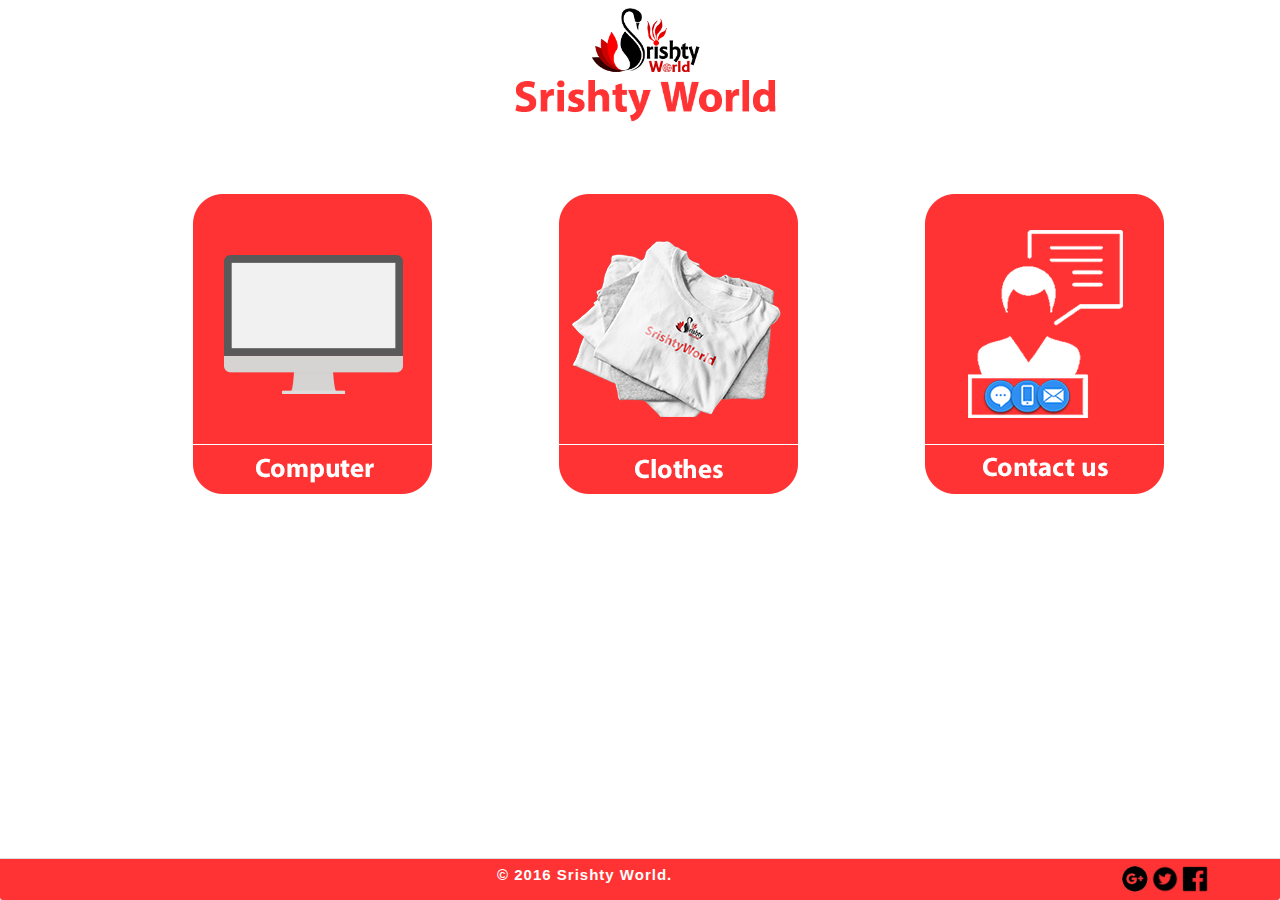
<file: web/index.html>
﻿<!DOCTYPE html>
<html>
<head>
    <title>Welcome to Srishty World</title>    
    <meta name="viewport" content="width=device-width, initial-scale=1">
    <!--For SEO-->
    <meta name="msvalidate.01" content="3443A7B90C62189A16015A30EC79C60C" />
    <meta name="keywords" content="Srishty, Srishty World, Kochas, Clothes, Sasaram, Rohtas, Computer, Printer, Uniforms, Bihar" />
    <link href="css/bootstrap.css" rel="stylesheet" />
    <link href="css/mySite.css" rel="stylesheet" />
    <script src="js/bootstrap-3.1.1.min.js"></script>
    <script src="js/jquery.min.js"></script>
    <style>
        .first-image {
            position: relative;
            margin-left: 39.5%;
            margin-right:38%;
            height: 130px;
        }
        .img-rounded{
            margin-bottom:10px;
        }
        @media screen and (max-width: 990px) {
            .first-image{
                margin-left:35%;
            }
            
            .col-sm-3{
                width:25%;
                margin-bottom:30px;
            }
            .footer{
                position:relative;
            }
        }
        @media screen and (max-width: 768px) {
            .first-image{
                margin-left: 22.5%;
                width:200px;
            }
            .footer{
                position:relative;
                padding-left:0px;
                padding-right:0px;
            }
        }
        @media screen and (max-height: 530px){
            .footer{
                position:relative;
            }
        }
    </style>
</head>
<body>    
        <div class="container-fluid">
            <div class="row nav-home">
                <div class="col-md-12 col-lg-12 col-sm-12 col-xs-12">
                    <img src="images/Home logo.png" class="first-image img-responsive" />
                </div>                
            </div>            
        </div><!-- /.container-fluid -->    

    <div class="container top">
        <div class="row categoryPic">
            
            <div class="col-md-3 col-lg-3 col-sm-3 hidden-xs">
                <a href="ComputerServices.html"><img src="images/computer.png" alt="Computer" class="img-rounded img-responsive" /></a>                
            </div>
            
            <div class="col-md-1 col-lg-1 col-sm-1 hidden-xs"></div>
            <div class="col-md-3 col-lg-3 col-sm-3 hidden-xs">
                <a href="Shopping.html"><img src="images/Cloth.png" alt="Clothes" class="img-rounded img-responsive" /></a>                
            </div>            
            <div class="col-md-1 col-lg-1 col-sm-1 hidden-xs"></div>
            <div class="col-md-3 col-lg-3 col-sm-3 hidden-xs">
                <a href="Contact.html"><img src="images/Contact.png" alt="Contact" class="img-rounded img-responsive" /></a>                
            </div>
            <div class="col-md-1 col-lg-1"></div>

        </div>
        <div class="row categoryPic">

            <div class="col-xs-10 hidden-lg hidden-md hidden-sm">
                <a href="ComputerServices.html"><img src="images/computer.png" alt="Computer" class="img-rounded img-responsive" /></a>
            </div>

            <div class="col-xs-2 hidden-lg hidden-md hidden-sm"></div>
            <div class="col-xs-10 hidden-lg hidden-md hidden-sm">
                <a href="Shopping.html"><img src="images/Cloth.png" alt="Clothes" class="img-rounded img-responsive" /></a>
            </div>
            <div class="col-xs-2 hidden-lg hidden-md hidden-sm"></div>
            <div class="col-xs-10 hidden-lg hidden-md hidden-sm">
                <a href="Contact.html"><img src="images/Contact.png" alt="Contact" class="img-rounded img-responsive" /></a>
            </div>
            <div class="col-xs-2 hidden-lg hidden-md hidden-sm"></div>

        </div>
    </div>

    <footer class="footer panel-footer">
        <div class="container">
            <div class="copyright text-center">
                <p>
                    <b>&copy; 2016 Srishty World.</b>
                    <a href="https://www.facebook.com/Srishty-World-345037299174166" target="_blank"><img src="images/fb.png" alt="https://www.facebook.com/Srishty-World-345037299174166" class="follow" /></a>&nbsp;
                    <a href="https://twitter.com/srishtyworld" target="_blank"><img src="images/tw.png" alt="https://twitter.com/srishtyworld" class="follow" /></a>&nbsp;
                    <a href="https://plus.google.com/101572429297580289769" target="_blank"><img src="images/Gplus.png" alt="https://plus.google.com/101572429297580289769" class="follow" /></a>
                </p>
            </div>
        </div>
    </footer>

    <!--Google SEO-->
    <script>
  (function(i,s,o,g,r,a,m){i['GoogleAnalyticsObject']=r;i[r]=i[r]||function(){
  (i[r].q=i[r].q||[]).push(arguments)},i[r].l=1*new Date();a=s.createElement(o),
  m=s.getElementsByTagName(o)[0];a.async=1;a.src=g;m.parentNode.insertBefore(a,m)
  })(window,document,'script','https://www.google-analytics.com/analytics.js','ga');

  ga('create', 'UA-85805523-1', 'auto');
  ga('send', 'pageview');

    </script>
</body>
</html>
</file>
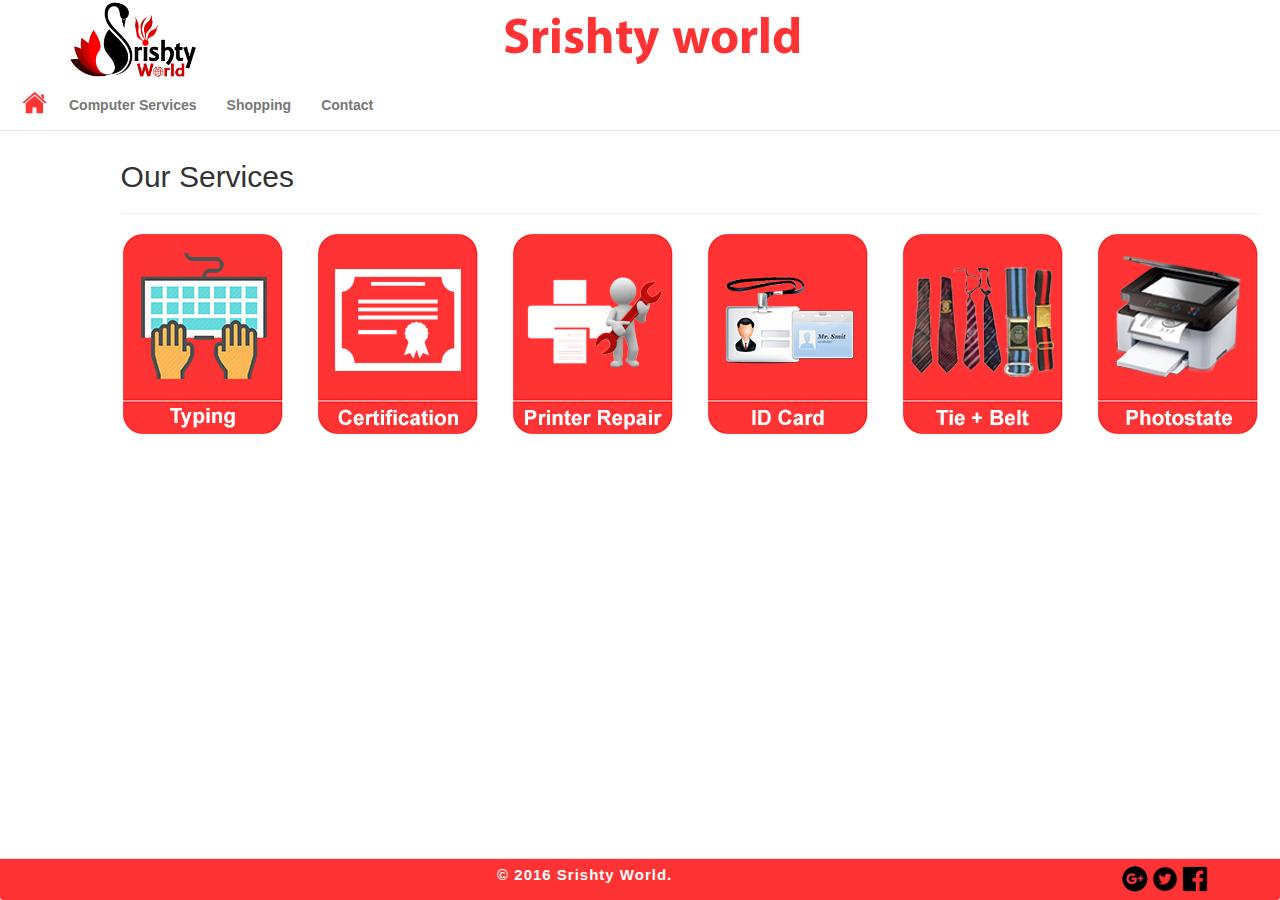
<file: web/ComputerServices.html>
﻿<!DOCTYPE html>
<html>
<head>
    <title>Srishty Computers :: Srishty World</title>
    <meta name="viewport" content="width=device-width, initial-scale=1">
    <!--For SEO-->
    <meta name="msvalidate.01" content="3443A7B90C62189A16015A30EC79C60C" />
    <meta name="keywords" content="Srishty, Srishty World, Kochas, Clothes, Sasaram, Rohtas, Computer, Printer, Uniforms, Bihar" />
    <link href="css/bootstrap.css" rel="stylesheet" />
    <link href="css/mySite.css" rel="stylesheet" />
    <script src="js/jquery.min.js"></script>
    <script src="js/bootstrap-3.1.1.min.js"></script>
    <style>
        img.nav-image {
            position: relative;
            margin-left: 18%;
            height: 80px;
        }
        .top {
            margin-top: 140px;
        }
        footer {
            position: absolute;
            bottom: 0;
            width: 100%;
            margin-top: 30px;
        }
        .form-control {
            background-color: #e1e1e1;
        }
        label {
            color: white;
        }
        .cont {
            color: unset;
        }
        .img-rounded {
            margin-bottom:10px;
            height: 200px;
            width:300px;
        }
        .navbar-default .navbar-nav > .active > a, .navbar-default .navbar-nav > .active > a:hover, .navbar-default .navbar-nav > .active > a:focus {
            background-color: unset;
        }
        .navbar-default .navbar-nav > .navLink > a:hover {
            color: red;
        }
        .navbar-brand {
            padding-left:22px;
            padding-right:7px;
            padding-top:10px;
        }
        @media screen and (max-width: 990px) {
            img.nav-image {
                position: relative;
                margin-left: 18%;
                height: 50px;
            }
            .footer{
                position: relative;
            }

            .customer-form {
                margin-top: 100px;
            }
        }
    </style>
</head>
<body>
    <nav class="navbar navbar-default navbar-fixed-top">
        <div class="container-fluid">
            <div class="row nav-home">
                <div class="col-md-3 col-lg-3 col-sm-3 col-xs-3">
                    <a href="index.html"><img src="images/logo.png" class="nav-image" /></a>
                </div>
                <div class="col-md-9 col-lg-9 col-sm-9 col-xs-9">
                    <img src="images/logoName.png" class="img-responsive nav-image" />
                </div>
            </div>
        </div><!-- /.container-fluid -->
        <div class="container-fluid">
            <!-- Brand and toggle get grouped for better mobile display -->
            <div class="navbar-header">
                <button type="button" class="navbar-toggle collapsed" data-toggle="collapse" data-target="#navbar" aria-expanded="false" aria-controls="navbar">
                    <span class="sr-only">Toggle navigation</span>
                    <span class="icon-bar"></span>
                    <span class="icon-bar"></span>
                    <span class="icon-bar"></span>
                </button>
                <a class="navbar-brand" href="index.html"><img src="images/home.png" alt="Home" width="25"/></a>
            </div>
            <!-- Collect the nav links, forms, and other content for toggling -->
            <div class="collapse navbar-collapse" id="navbar">
                <ul class="nav navbar-nav">
                    <li class="navLink"><a href="ComputerServices.html"><b>Computer Services</b> </a></li>
                    <li class="navLink"><a href="Shopping.html"><b>Shopping</b></a></li>
                    <li class="navLink"><a href="Contact.html"><b>Contact </b></a></li>
                </ul>
            </div><!-- /.navbar-collapse -->
        </div>
    </nav>
    <!--Services-->
    <div class="container top">
        <h2>Our Services</h2><hr />
        <div class="row">
            <figure class="col-md-2 col-lg-2 col-sm-4 col-xs-6 figure">
                <img src="images/typing.png" alt="Computer Typing" class="img-rounded img-responsive" />
                <figcaption class="figure-caption">
                    
                </figcaption>
            </figure>
            <figure class="col-md-2 col-lg-2 col-sm-4 col-xs-6 figure">
                <img src="images/cetification.png" alt="Computer Certification" class="img-rounded img-responsive" />
                <figcaption class="figure-caption">
                    
                </figcaption>
            </figure>
            <figure class="col-md-2 col-lg-2 col-sm-4 col-xs-6 figure">
                <img src="images/printer repair.png" alt="Printer Repair" class="img-rounded img-responsive" />
                <figcaption class="figure-caption">
                    
                </figcaption>
            </figure>
            <figure class="col-md-2 col-lg-2 col-sm-4 col-xs-6 figure">
                <img src="images/ID card.png" alt="ID Card" class="img-rounded img-responsive" />
                <figcaption class="figure-caption">
                    
                </figcaption>
            </figure>
            <figure class="col-md-2 col-lg-2 col-sm-4 col-xs-6 figure">
                <img src="images/tie belt.png" alt="Tie & Belt" class="img-rounded img-responsive" />
                <figcaption class="figure-caption">
                    
                </figcaption>
            </figure>
            <figure class="col-md-2 col-lg-2 col-sm-4 col-xs-6 figure">
                <img src="images/photostate.png" alt="Photostate" class="img-rounded img-responsive" />
                <figcaption class="figure-caption">
                    
                </figcaption>
            </figure>
        </div>

        
    </div>

    <footer class="footer panel-footer">
        <div class="container">
            <div class="copyright text-center">
                <p>
                    <b>&copy; 2016 Srishty World. </b>
                    <a href="https://www.facebook.com/Srishty-World-345037299174166" target="_blank"><img src="images/fb.png" alt="https://www.facebook.com/Srishty-World-345037299174166" class="follow" /></a>&nbsp;
                    <a href="https://twitter.com/srishtyworld" target="_blank"><img src="images/tw.png" alt="https://twitter.com/srishtyworld" class="follow" /></a>&nbsp;
                    <a href="https://plus.google.com/101572429297580289769" target="_blank"><img src="images/Gplus.png" alt="https://plus.google.com/101572429297580289769" class="follow" /></a>
                </p>
            </div>
        </div>
    </footer>

    <!--for Google SEO-->
    <script>
  (function(i,s,o,g,r,a,m){i['GoogleAnalyticsObject']=r;i[r]=i[r]||function(){
  (i[r].q=i[r].q||[]).push(arguments)},i[r].l=1*new Date();a=s.createElement(o),
  m=s.getElementsByTagName(o)[0];a.async=1;a.src=g;m.parentNode.insertBefore(a,m)
  })(window,document,'script','https://www.google-analytics.com/analytics.js','ga');

  ga('create', 'UA-85805523-1', 'auto');
  ga('send', 'pageview');

    </script>

</body>
</html>
</file>
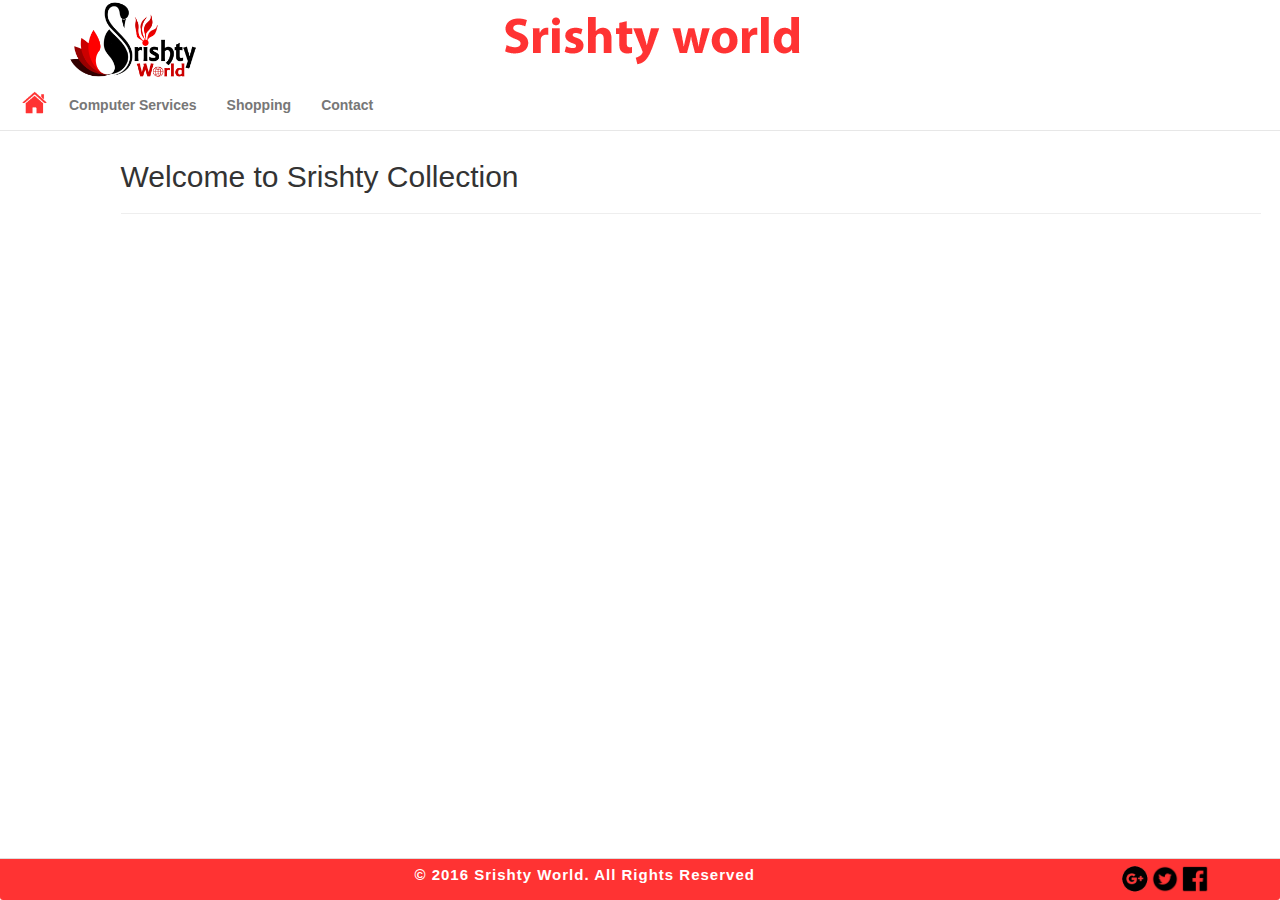
<file: web/Shopping.html>
﻿<!DOCTYPE html>
<html>
<head>
    <title>Shop :: Srishty World</title>
    <meta name="viewport" content="width=device-width, initial-scale=1">
    <!--For SEO-->
    <meta name="msvalidate.01" content="3443A7B90C62189A16015A30EC79C60C" />
    <meta name="keywords" content="Srishty, Srishty World, Kochas, Clothes, Sasaram, Rohtas, Computer, Printer, Uniforms, Bihar" />
    <link href="css/bootstrap.css" rel="stylesheet" />
    <link href="css/mySite.css" rel="stylesheet" />
    <script src="js/jquery.min.js"></script>
    <script src="js/bootstrap-3.1.1.min.js"></script>
    <style>
        img.nav-image {
            position: relative;
            margin-left: 18%;
            height: 80px;
        }

        .top {
            margin-top: 140px;
        }

        footer {
            position: absolute;
            bottom: 0;
            width: 100%;
            margin-top: 30px;
        }

        .form-control {
            background-color: #e1e1e1;
        }

        label {
            color: white;
        }

        .cont {
            color: unset;
        }

        .img-rounded {
            margin-bottom: 10px;
            height: 200px;
            width: 300px;
        }
        .navbar-brand {
            padding-left:22px;
            padding-right:7px;
            padding-top:10px;
        }
        .navbar-default .navbar-nav > .active > a, .navbar-default .navbar-nav > .active > a:hover, .navbar-default .navbar-nav > .active > a:focus {
            background-color: unset;
        }

        .navbar-default .navbar-nav > .navLink > a:hover {
            color: red;
        }

        @media screen and (max-width: 990px) {
            img.nav-image {
                position: relative;
                margin-left: 18%;
                height: 50px;
            }

            .footer {
                position: relative;
            }

            .customer-form {
                margin-top: 100px;
            }
        }
    </style>
</head>
<body>
    <nav class="navbar navbar-default navbar-fixed-top">
        <div class="container-fluid">
            <div class="row nav-home">
                <div class="col-md-3 col-lg-3 col-sm-3 col-xs-3">
                    <a href="index.html"><img src="images/logo.png" class="nav-image" /></a>
                </div>
                <div class="col-md-9 col-lg-9 col-sm-9 col-xs-9">
                    <img src="images/logoName.png" class="img-responsive nav-image" />
                </div>
            </div>
        </div><!-- /.container-fluid -->
        <div class="container-fluid">
            <!-- Brand and toggle get grouped for better mobile display -->
            <div class="navbar-header">
                <button type="button" class="navbar-toggle collapsed" data-toggle="collapse" data-target="#navbar" aria-expanded="false" aria-controls="navbar">
                    <span class="sr-only">Toggle navigation</span>
                    <span class="icon-bar"></span>
                    <span class="icon-bar"></span>
                    <span class="icon-bar"></span>
                </button>
                <a class="navbar-brand" href="index.html"><img src="images/home.png" alt="Home" width="25" /></a>
            </div>
            <!-- Collect the nav links, forms, and other content for toggling -->
            <div class="collapse navbar-collapse" id="navbar">
                <ul class="nav navbar-nav">
                    <li class="navLink"><a href="ComputerServices.html"><b>Computer Services</b> </a></li>
                    <li class="navLink"><a href="Shopping.html"><b>Shopping</b></a></li>
                    <li class="navLink"><a href="Contact.html"><b>Contact </b></a></li>
                </ul>
            </div><!-- /.navbar-collapse -->
        </div>
    </nav>
    <!--Services-->
    <div class="container top">
        <h2>Welcome to Srishty Collection</h2><hr />
        <div class="row">
            
        </div>


    </div>

    <footer class="footer panel-footer">
        <div class="container">
            <div class="copyright text-center">
                <p>
                    <b>&copy; 2016 Srishty World. All Rights Reserved</b>
                    <a href="https://www.facebook.com/Srishty-World-345037299174166" target="_blank"><img src="images/fb.png" alt="https://www.facebook.com/Srishty-World-345037299174166" class="follow" /></a>&nbsp;
                    <a href="https://twitter.com/srishtyworld" target="_blank"><img src="images/tw.png" alt="https://twitter.com/srishtyworld" class="follow" /></a>&nbsp;
                    <a href="https://plus.google.com/101572429297580289769" target="_blank"><img src="images/Gplus.png" alt="https://plus.google.com/101572429297580289769" class="follow" /></a>
                </p>
            </div>
        </div>
    </footer>

    <!--for Google SEO-->
    <script>
  (function(i,s,o,g,r,a,m){i['GoogleAnalyticsObject']=r;i[r]=i[r]||function(){
  (i[r].q=i[r].q||[]).push(arguments)},i[r].l=1*new Date();a=s.createElement(o),
  m=s.getElementsByTagName(o)[0];a.async=1;a.src=g;m.parentNode.insertBefore(a,m)
  })(window,document,'script','https://www.google-analytics.com/analytics.js','ga');

  ga('create', 'UA-85805523-1', 'auto');
  ga('send', 'pageview');

    </script>

</body>
</html>
</file>
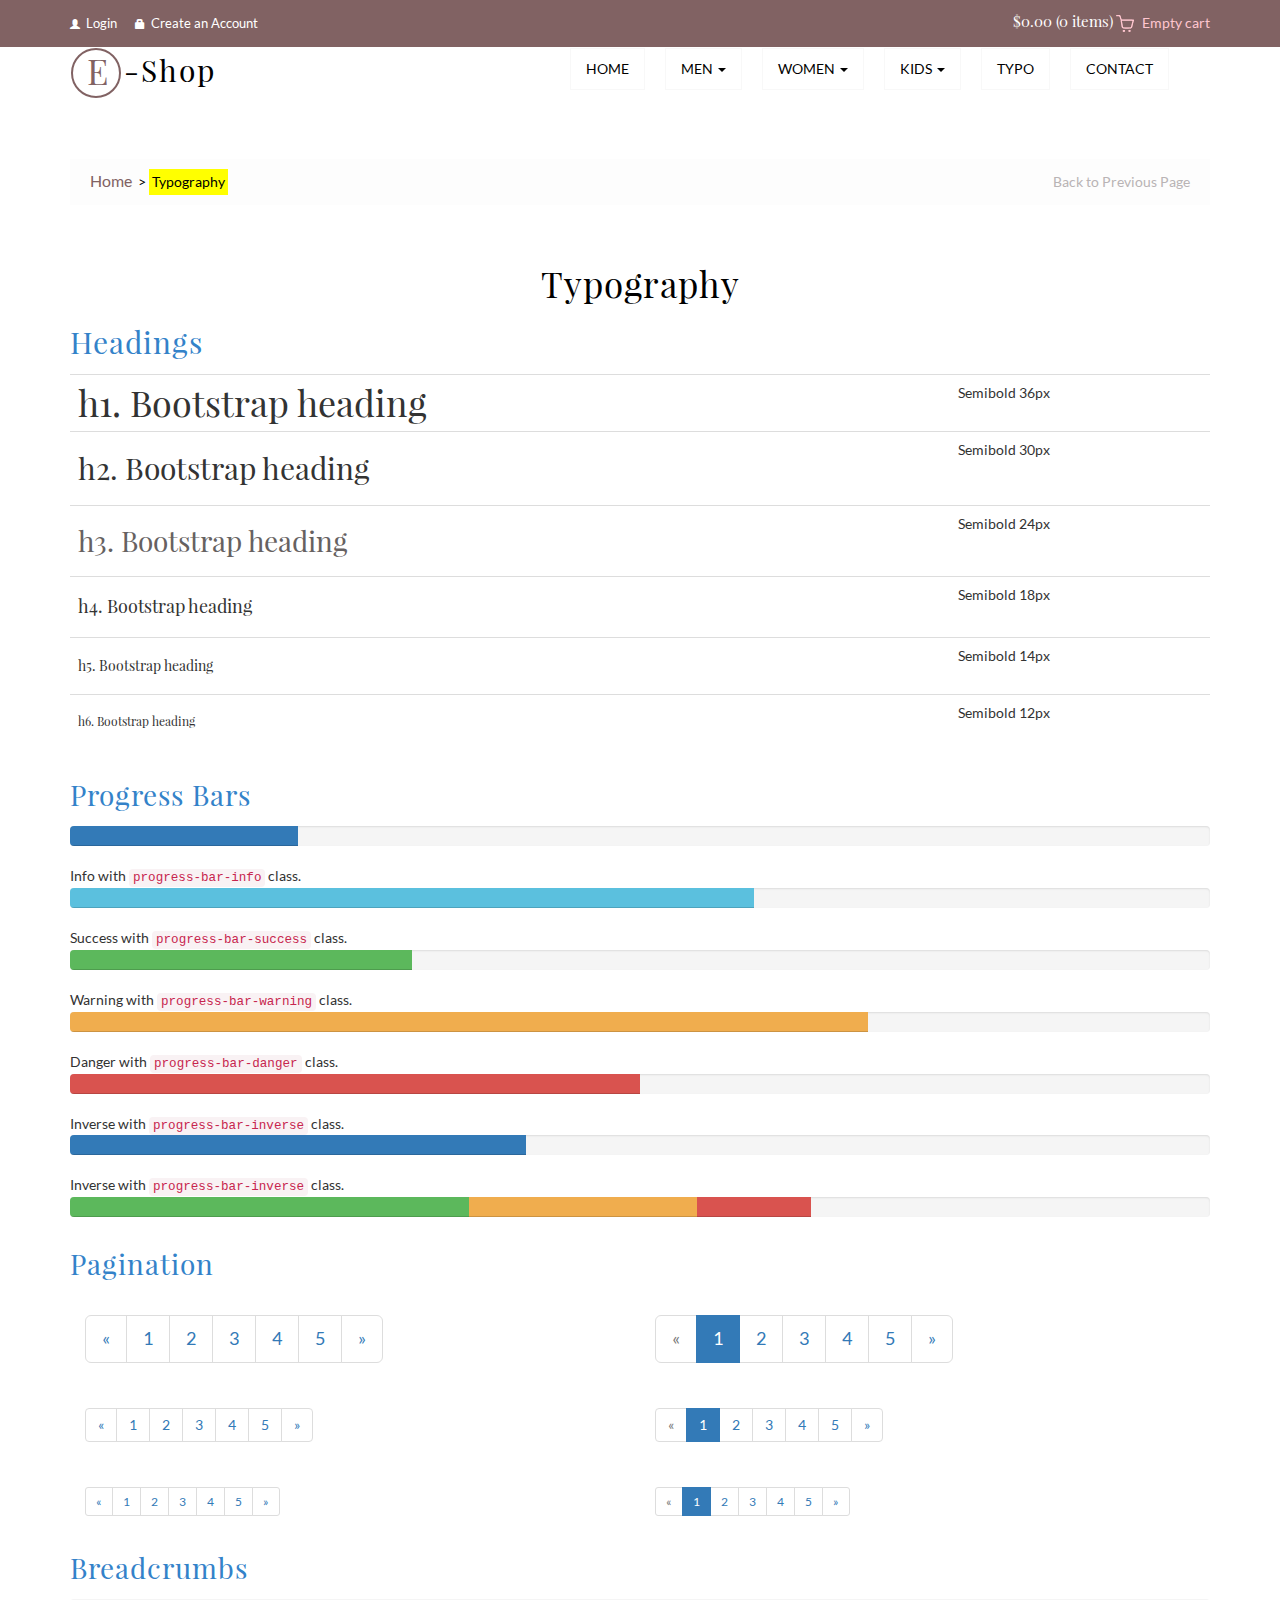
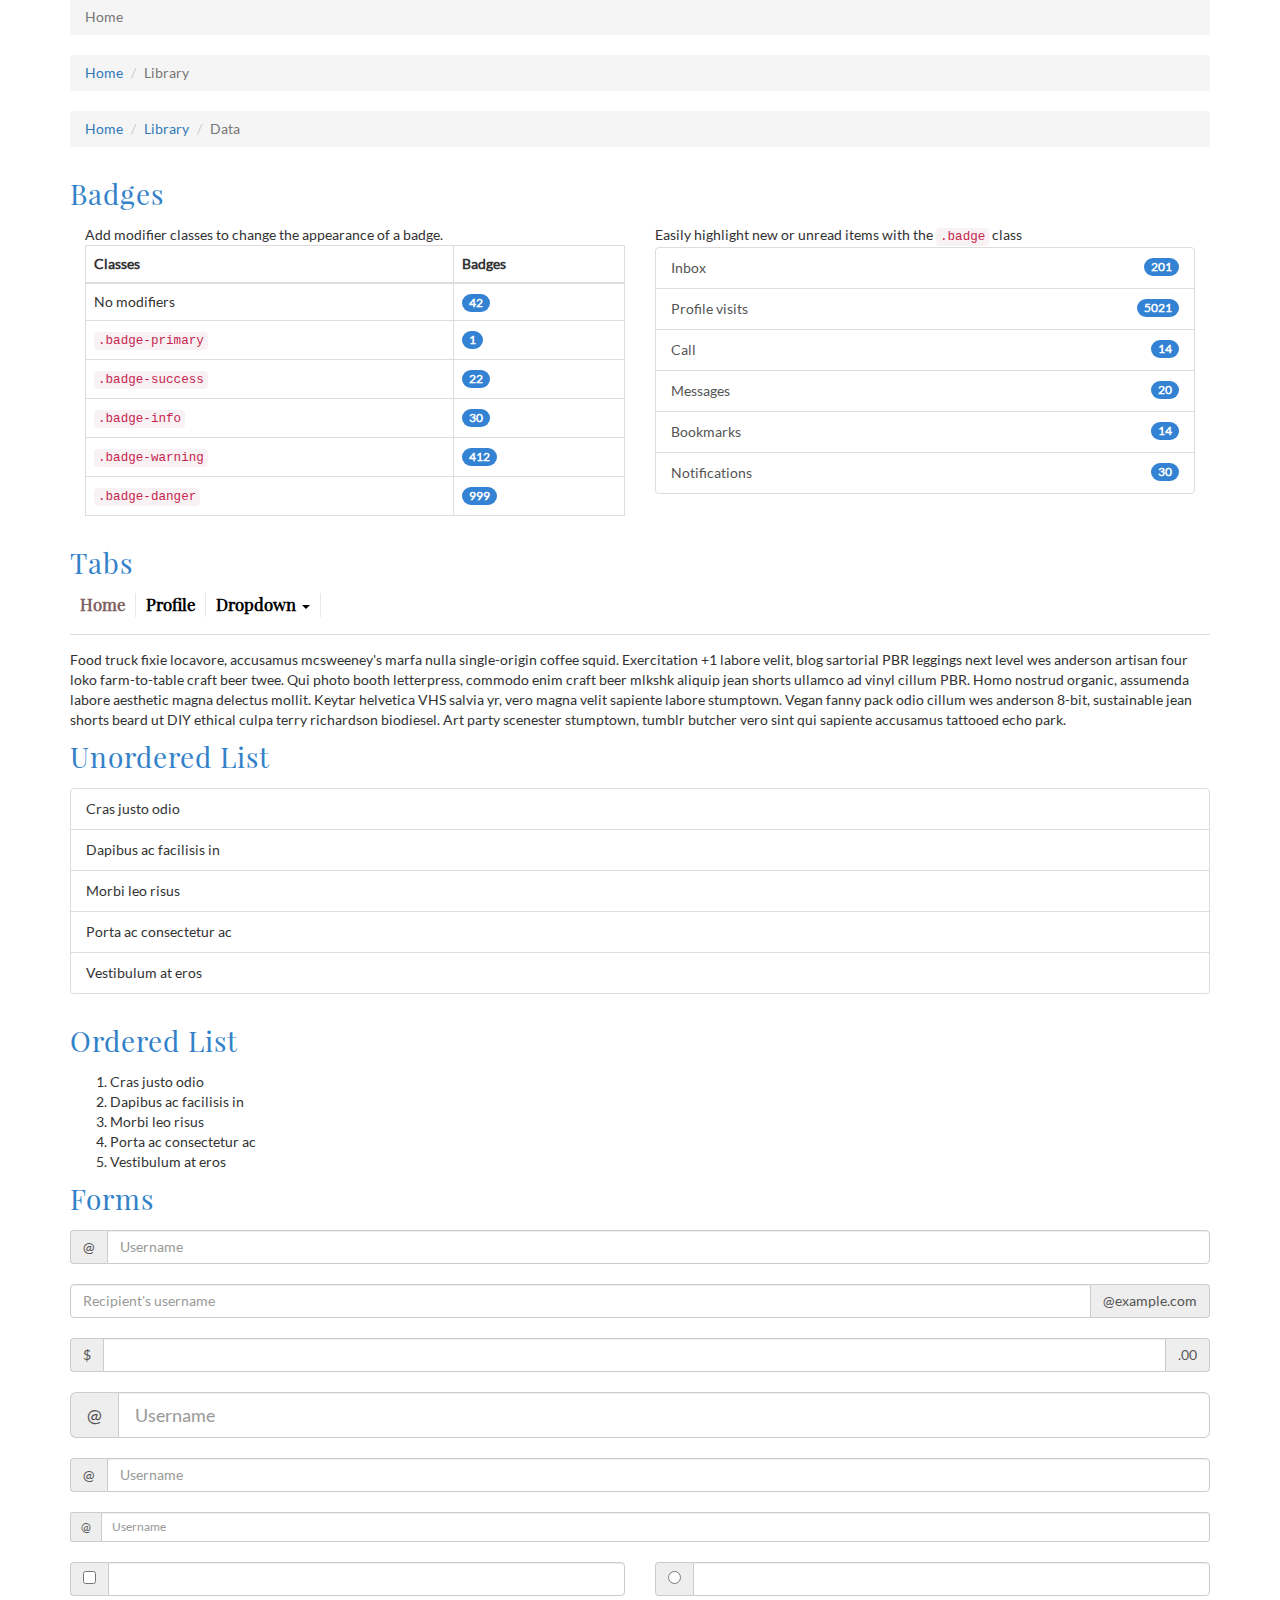
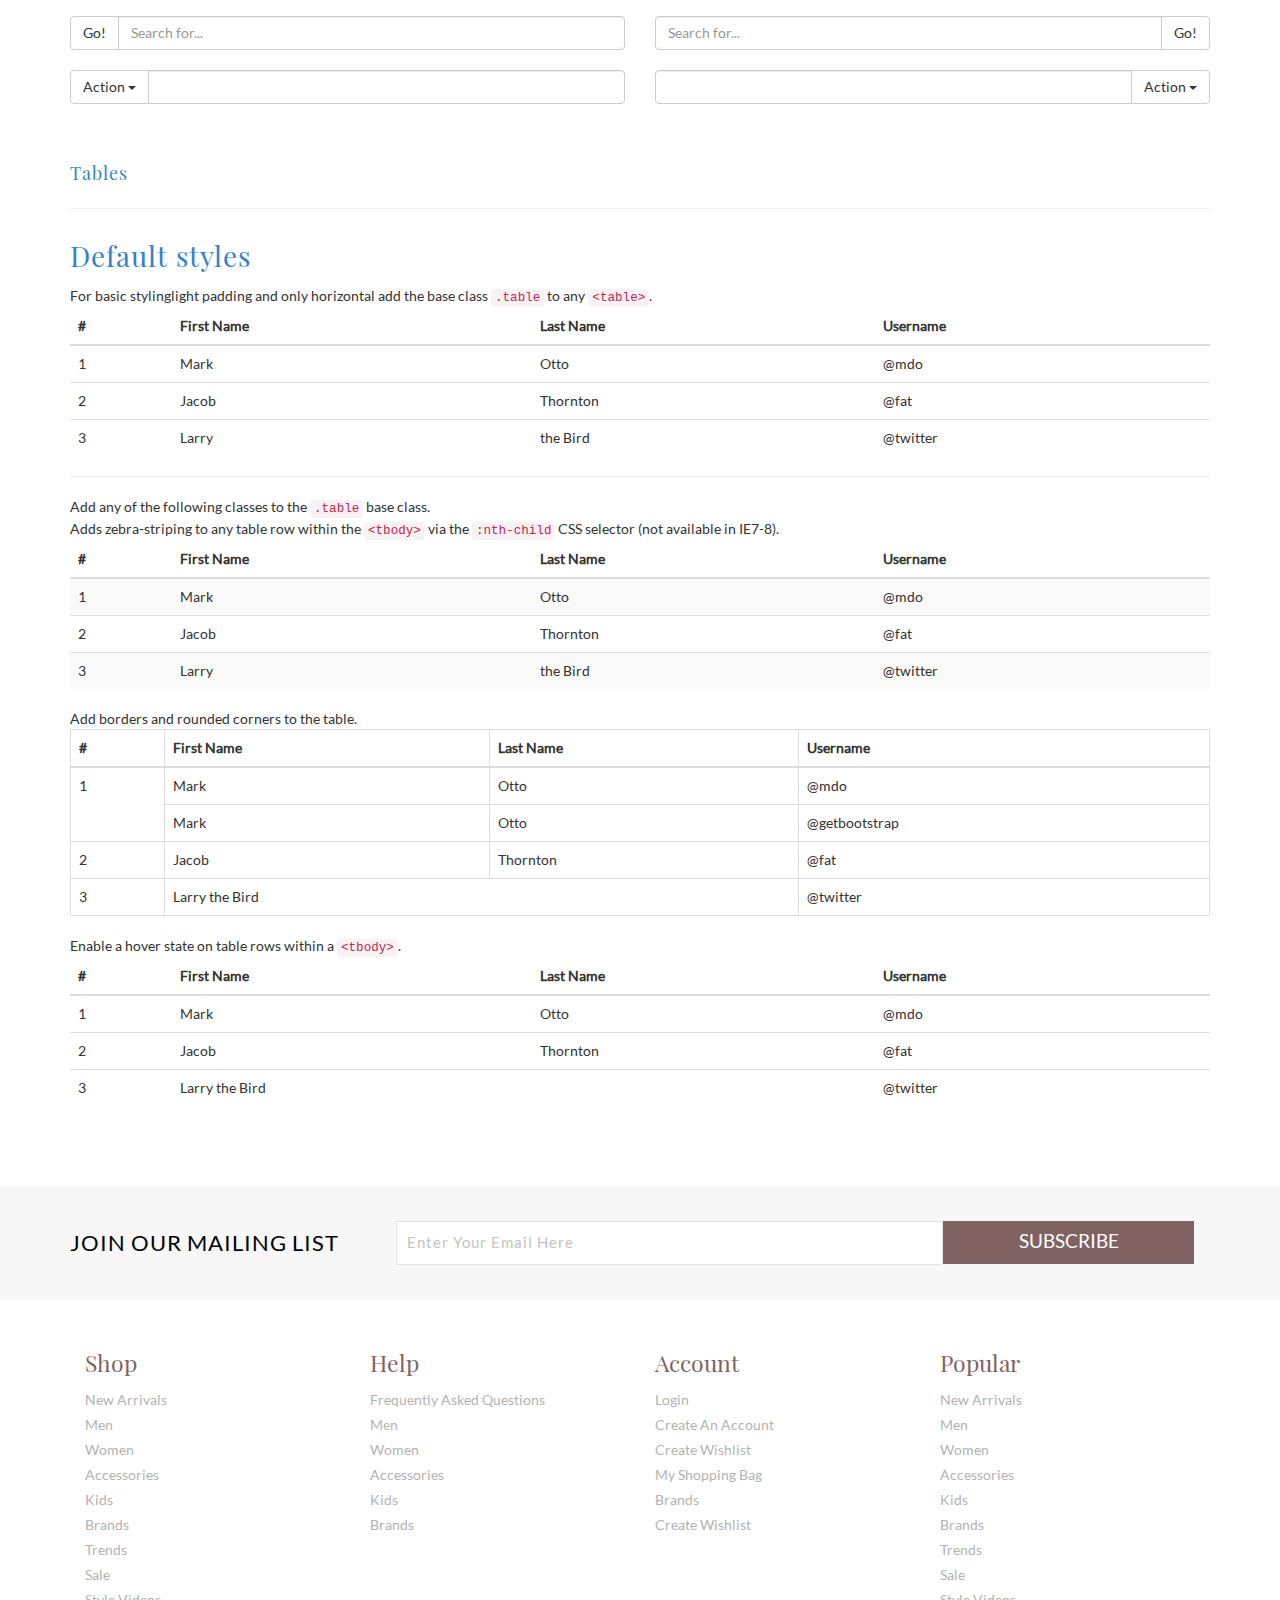
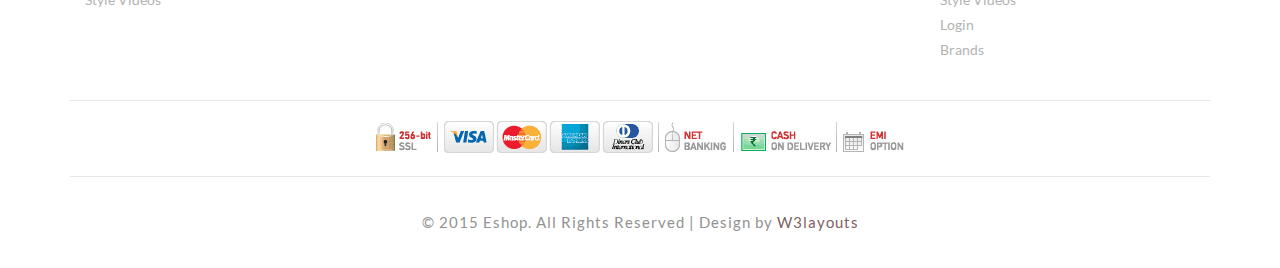
<file: web/typography.html>
<!--
Author: W3layouts
Author URL: http://w3layouts.com
License: Creative Commons Attribution 3.0 Unported
License URL: http://creativecommons.org/licenses/by/3.0/
-->
<!DOCTYPE html>
<html>
<head>
<title>Eshop a Flat E-Commerce Bootstrap Responsive Website Template | Typography :: w3layouts</title>
<link href="css/bootstrap.css" rel='stylesheet' type='text/css' />
<!-- jQuery (necessary for Bootstrap's JavaScript plugins) -->
<script src="js/jquery.min.js"></script>
<!-- Custom Theme files -->
<link href="css/style.css" rel="stylesheet" type="text/css" media="all" />
<!-- Custom Theme files -->
<meta name="viewport" content="width=device-width, initial-scale=1">
<meta http-equiv="Content-Type" content="text/html; charset=utf-8" />
<meta name="keywords" content="Eshop Responsive web template, Bootstrap Web Templates, Flat Web Templates, Andriod Compatible web template, 
Smartphone Compatible web template, free webdesigns for Nokia, Samsung, LG, SonyErricsson, Motorola web design" />
<script type="application/x-javascript"> addEventListener("load", function() { setTimeout(hideURLbar, 0); }, false); function hideURLbar(){ window.scrollTo(0,1); } </script>
<!--webfont-->
<!-- for bootstrap working -->
	<script type="text/javascript" src="js/bootstrap-3.1.1.min.js"></script>
<!-- //for bootstrap working -->
<!-- cart -->
	<script src="js/simpleCart.min.js"> </script>
<!-- cart -->
<link rel="stylesheet" href="css/flexslider.css" type="text/css" media="screen" />
</head>
<body>
	<!-- header-section-starts -->
	<div class="header">
		<div class="header-top-strip">
			<div class="container">
				<div class="header-top-left">
					<ul>
						<li><a href="account.html"><span class="glyphicon glyphicon-user"> </span>Login</a></li>
						<li><a href="register.html"><span class="glyphicon glyphicon-lock"> </span>Create an Account</a></li>			
					</ul>
				</div>
				<div class="header-right">
						<div class="cart box_1">
							<a href="checkout.html">
								<h3> <span class="simpleCart_total"> $0.00 </span> (<span id="simpleCart_quantity" class="simpleCart_quantity"> 0 </span> items)<img src="images/bag.png" alt=""></h3>
							</a>	
							<p><a href="javascript:;" class="simpleCart_empty">Empty cart</a></p>
							<div class="clearfix"> </div>
						</div>
				</div>
				<div class="clearfix"> </div>
			</div>
		</div>
	</div>
	<!-- header-section-ends -->
	<div class="inner-banner">
		<div class="container">
			<div class="banner-top inner-head">
				<nav class="navbar navbar-default" role="navigation">
	    <div class="navbar-header">
	        <button type="button" class="navbar-toggle" data-toggle="collapse" data-target="#bs-example-navbar-collapse-1">
		        <span class="sr-only">Toggle navigation</span>
		        <span class="icon-bar"></span>
		        <span class="icon-bar"></span>
		        <span class="icon-bar"></span>
	        </button>
				<div class="logo">
					<h1><a href="index.html"><span>E</span> -Shop</a></h1>
				</div>
	    </div>
	    <!--/.navbar-header-->
	
	    <div class="collapse navbar-collapse" id="bs-example-navbar-collapse-1">
	        <ul class="nav navbar-nav">
			<li><a href="index.html">Home</a></li>
		        <li class="dropdown">
		            <a href="#" class="dropdown-toggle" data-toggle="dropdown">Men <b class="caret"></b></a>
		            <ul class="dropdown-menu multi-column columns-3">
			            <div class="row">
				            <div class="col-sm-4">
					            <ul class="multi-column-dropdown">
									<h6>NEW IN</h6>
						            <li><a href="products.html">New In Clothing</a></li>
						            <li><a href="products.html">New In Bags</a></li>
						            <li><a href="products.html">New In Shoes</a></li>
						            <li><a href="products.html">New In Watches</a></li>
						            <li><a href="products.html">New In Grooming</a></li>
					            </ul>
				            </div>
				            <div class="col-sm-4">
					            <ul class="multi-column-dropdown">
									<h6>CLOTHING</h6>
						            <li><a href="products.html">Polos & Tees</a></li>
						            <li><a href="products.html">Casual Shirts</a></li>
						            <li><a href="products.html">Casual Trousers</a></li>
						            <li><a href="products.html">Jeans</a></li>
						            <li><a href="products.html">Shorts & 3/4th</a></li>
						            <li><a href="products.html">Formal Shirts</a></li>
						            <li><a href="products.html">Formal Trousers</a></li>
						            <li><a href="products.html">Suits & Blazers</a></li>
						            <li><a href="products.html">Track Wear</a></li>
						            <li><a href="products.html">Inner Wear</a></li>
					            </ul>
				            </div>
				            <div class="col-sm-4">
					            <ul class="multi-column-dropdown">
									<h6>WATCHES</h6>
						            <li><a href="products.html">Analog</a></li>
						            <li><a href="products.html">Chronograph</a></li>
						            <li><a href="products.html">Digital</a></li>
						            <li><a href="products.html">Watch Cases</a></li>
					            </ul>
				            </div>
							<div class="clearfix"></div>
			            </div>
		            </ul>
		        </li>
		        <li class="dropdown">
		            <a href="#" class="dropdown-toggle" data-toggle="dropdown">women <b class="caret"></b></a>
		            <ul class="dropdown-menu multi-column columns-3">
			            <div class="row">
				            <div class="col-sm-4">
					            <ul class="multi-column-dropdown">
									<h6>NEW IN</h6>
						            <li><a href="products.html">New In Clothing</a></li>
						            <li><a href="products.html">New In Bags</a></li>
						            <li><a href="products.html">New In Shoes</a></li>
						            <li><a href="products.html">New In Watches</a></li>
						            <li><a href="products.html">New In Beauty</a></li>
					            </ul>
				            </div>
				            <div class="col-sm-4">
					            <ul class="multi-column-dropdown">
									<h6>CLOTHING</h6>
						            <li><a href="products.html">Polos & Tees</a></li>
						            <li><a href="products.html">Casual Shirts</a></li>
						            <li><a href="products.html">Casual Trousers</a></li>
						            <li><a href="products.html">Jeans</a></li>
						            <li><a href="products.html">Shorts & 3/4th</a></li>
						            <li><a href="products.html">Formal Shirts</a></li>
						            <li><a href="products.html">Formal Trousers</a></li>
						            <li><a href="products.html">Suits & Blazers</a></li>
						            <li><a href="products.html">Track Wear</a></li>
						            <li><a href="products.html">Inner Wear</a></li>
					            </ul>
				            </div>
				            <div class="col-sm-4">
					            <ul class="multi-column-dropdown">
									<h6>WATCHES</h6>
						            <li><a href="products.html">Analog</a></li>
						            <li><a href="products.html">Chronograph</a></li>
						            <li><a href="products.html">Digital</a></li>
						            <li><a href="products.html">Watch Cases</a></li>
					            </ul>
				            </div>
							<div class="clearfix"></div>
			            </div>
		            </ul>
		        </li>
		        <li class="dropdown">
		        	<a href="#" class="dropdown-toggle" data-toggle="dropdown">kids <b class="caret"></b></a>
		            <ul class="dropdown-menu multi-column columns-2">
			            <div class="row">
				            <div class="col-sm-6">
					            <ul class="multi-column-dropdown">
									<h6>NEW IN</h6>
						            <li><a href="products.html">New In Boys Clothing</a></li>
						            <li><a href="products.html">New In Girls Clothing</a></li>
						            <li><a href="products.html">New In Boys Shoes</a></li>
						            <li><a href="products.html">New In Girls Shoes</a></li>
					            </ul>
				            </div>
				            <div class="col-sm-6">
					             <ul class="multi-column-dropdown">
									<h6>ACCESSORIES</h6>
						            <li><a href="products.html">Bags</a></li>
						            <li><a href="products.html">Watches</a></li>
						            <li><a href="products.html">Sun Glasses</a></li>
						            <li><a href="products.html">Jewellery</a></li>
					            </ul>
				            </div>
							<div class="clearfix"></div>
			            </div>
		            </ul>
		        </li>
					<li><a href="typography.html">TYPO</a></li>
					<li><a href="contact.html">CONTACT</a></li>
	        </ul>
	    </div>
	    <!--/.navbar-collapse-->
	</nav>
	<!--/.navbar-->
</div>
	</div>
		</div>
		<!-- content-section-starts -->
	<div class="content">
	<div class="container">			   
		   <div class="typrography">
		   <div class="dreamcrub">
			   	 <ul class="breadcrumbs">
                    <li class="home">
                       <a href="index.html" title="Go to Home Page">Home</a>&nbsp;
                       <span>&gt;</span>
                    </li>
                    <li class="women">
                       Typography
                    </li>
                </ul>
                <ul class="previous">
                	<li><a href="index.html">Back to Previous Page</a></li>
                </ul>
                <div class="clearfix"></div>
			   </div>
	      <h2 class="heading text-center">Typography</h2>
		 <div class="grid_3 grid_4">
		     <h3 class="first">Headings</h3>
		     <div class="bs-example">
				 <table class="table">
				  <tbody>
					<tr>
					  <td><h1 id="h1.-bootstrap-heading">h1. Bootstrap heading<a class="anchorjs-link" href="#h1.-bootstrap-heading"><span class="anchorjs-icon"></span></a></h1></td>
					  <td class="type-info">Semibold 36px</td>
					</tr>
					<tr>
					  <td><h2 id="h2.-bootstrap-heading">h2. Bootstrap heading<a class="anchorjs-link" href="#h2.-bootstrap-heading"><span class="anchorjs-icon"></span></a></h2></td>
					  <td class="type-info">Semibold 30px</td>
					</tr>
					<tr>
					  <td><h3 id="h3.-bootstrap-heading">h3. Bootstrap heading<a class="anchorjs-link" href="#h3.-bootstrap-heading"><span class="anchorjs-icon"></span></a></h3></td>
					  <td class="type-info">Semibold 24px</td>
					</tr>
					<tr>
					  <td><h4 id="h4.-bootstrap-heading">h4. Bootstrap heading<a class="anchorjs-link" href="#h4.-bootstrap-heading"><span class="anchorjs-icon"></span></a></h4></td>
					  <td class="type-info">Semibold 18px</td>
					</tr>
					<tr>
					  <td><h5 id="h5.-bootstrap-heading">h5. Bootstrap heading<a class="anchorjs-link" href="#h5.-bootstrap-heading"><span class="anchorjs-icon"></span></a></h5></td>
					  <td class="type-info">Semibold 14px</td>
					</tr>
					<tr>
					  <td><h6>h6. Bootstrap heading</h6></td>
					  <td class="type-info">Semibold 12px</td>
					</tr>
				  </tbody>
				 </table>
			 </div>
	      </div>
		  <div class="grid_3 grid_5">
			 <h3>Progress Bars</h3>
			  <div class="tab-content">
				 <div class="tab-pane active" id="domprogress">
					 <div class="progress">    
					      <div class="progress-bar progress-bar-primary" style="width: 20%"></div>
					 </div>
					 <p>Info with <code>progress-bar-info</code> class.</p>
					 <div class="progress">    
						 <div class="progress-bar progress-bar-info" style="width: 60%"></div>
					 </div>
					 <p>Success with <code>progress-bar-success</code> class.</p>
					 <div class="progress">
						 <div class="progress-bar progress-bar-success" style="width: 30%"></div>
					 </div>
					 <p>Warning with <code>progress-bar-warning</code> class.</p>
					 <div class="progress">
						 <div class="progress-bar progress-bar-warning" style="width: 70%"></div>
					 </div>
					 <p>Danger with <code>progress-bar-danger</code> class.</p>
					 <div class="progress">
						 <div class="progress-bar progress-bar-danger" style="width: 50%"></div>
					 </div>
					 <p>Inverse with <code>progress-bar-inverse</code> class.</p>
					 <div class="progress">
						 <div class="progress-bar progress-bar-inverse" style="width: 40%"></div>
					 </div>
					 <p>Inverse with <code>progress-bar-inverse</code> class.</p>
					 <div class="progress">
						 <div class="progress-bar progress-bar-success" style="width: 35%"><span class="sr-only">35% Complete (success)</span></div>
						 <div class="progress-bar progress-bar-warning" style="width: 20%"><span class="sr-only">20% Complete (warning)</span></div>
						 <div class="progress-bar progress-bar-danger" style="width: 10%"><span class="sr-only">10% Complete (danger)</span></div>
					 </div>
				   </div>
			   </div>
		   </div>
		   
		   <div class="grid_3 grid_5">
			 <h3>Pagination</h3>
			 <div class="col-md-6">
				  <nav>
				  <ul class="pagination pagination-lg">
					<li><a href="#" aria-label="Previous"><span aria-hidden="true">«</span></a></li>
					<li><a href="#">1</a></li>
					<li><a href="#">2</a></li>
					<li><a href="#">3</a></li>
					<li><a href="#">4</a></li>
					<li><a href="#">5</a></li>
					<li><a href="#" aria-label="Next"><span aria-hidden="true">»</span></a></li>
				  </ul>
				  </nav>
				  <nav>
				  <ul class="pagination">
					<li><a href="#" aria-label="Previous"><span aria-hidden="true">«</span></a></li>
					<li><a href="#">1</a></li>
					<li><a href="#">2</a></li>
					<li><a href="#">3</a></li>
					<li><a href="#">4</a></li>
					<li><a href="#">5</a></li>
					<li><a href="#" aria-label="Next"><span aria-hidden="true">»</span></a></li>
				  </ul>
				 </nav>
				 <nav>
				   <ul class="pagination pagination-sm">
					<li><a href="#" aria-label="Previous"><span aria-hidden="true">«</span></a></li>
					<li><a href="#">1</a></li>
					<li><a href="#">2</a></li>
					<li><a href="#">3</a></li>
					<li><a href="#">4</a></li>
					<li><a href="#">5</a></li>
					<li><a href="#" aria-label="Next"><span aria-hidden="true">»</span></a></li>
				  </ul>
				 </nav>				 
			 </div>
			 <div class="col-md-6">
					<ul class="pagination pagination-lg">
									<li class="disabled"><a href="#"><span aria-hidden="true">«</span></a></li>
									<li class="active"><a href="#">1</a></li>
									<li><a href="#">2</a></li>
									<li><a href="#">3</a></li>
									<li><a href="#">4</a></li>
									<li><a href="#">5</a></li>
									<li><a href="#" aria-label="Next"><span aria-hidden="true">»</span></a></li>
								</ul>
				<nav>
				  <ul class="pagination">
					<li class="disabled"><a href="#" aria-label="Previous"><span aria-hidden="true">«</span></a></li>
					<li class="active"><a href="#">1 <span class="sr-only">(current)</span></a></li>
					<li><a href="#">2</a></li>
					<li><a href="#">3</a></li>
					<li><a href="#">4</a></li>
					<li><a href="#">5</a></li>
					<li><a href="#" aria-label="Next"><span aria-hidden="true">»</span></a></li>
				 </ul>
			   </nav>
				 <ul class="pagination pagination-sm">
					<li class="disabled"><a href="#"><span aria-hidden="true">«</span></a></li>
					<li class="active"><a href="#">1</a></li>
					<li><a href="#">2</a></li>
					<li><a href="#">3</a></li>
					<li><a href="#">4</a></li>
					<li><a href="#">5</a></li>
					<li><a href="#" aria-label="Next"><span aria-hidden="true">»</span></a></li>
				</ul>
				</div>
			   <div class="clearfix"> </div>
		 </div>
		 <div class="grid_3 grid_5">
			 <h3>Breadcrumbs</h3>
			   <ol class="breadcrumb">
			  <li class="active">Home</li>
			</ol>
			<ol class="breadcrumb">
			  <li><a href="#">Home</a></li>
			  <li class="active">Library</li>
			</ol>
			<ol class="breadcrumb">
			  <li><a href="#">Home</a></li>
			  <li><a href="#">Library</a></li>
			  <li class="active">Data</li>
			</ol>
		 </div>
	   <div class="grid_3 grid_5">
			 <h3>Badges</h3>
				<div class="col-md-6">
					<p>Add modifier classes to change the appearance of a badge.</p>
					  <table class="table table-bordered">
						<thead>
							<tr>
								<th>Classes</th>
								<th>Badges</th>
							</tr>
						</thead>
						<tbody>
							<tr>
								<td>No modifiers</td>
								<td><span class="badge">42</span></td>
							</tr>
							<tr>
								<td><code>.badge-primary</code></td>
								<td><span class="badge badge-primary">1</span></td>
							</tr>
							<tr>
								<td><code>.badge-success</code></td>
								<td><span class="badge badge-success">22</span></td>
							</tr>
							<tr>
								<td><code>.badge-info</code></td>
								<td><span class="badge badge-info">30</span></td>
							</tr>
							<tr>
								<td><code>.badge-warning</code></td>
								<td><span class="badge badge-warning">412</span></td>
							</tr>
							<tr>
								<td><code>.badge-danger</code></td>
								<td><span class="badge badge-danger">999</span></td>
							</tr>
						</tbody>
					  </table>                    
				</div>
				<div class="col-md-6">
				  <p>Easily highlight new or unread items with the <code>.badge</code> class</p>
					<div class="list-group list-group-alternate"> 
						<a href="#" class="list-group-item"><span class="badge">201</span> <i class="ti ti-email"></i> Inbox </a> 
						<a href="#" class="list-group-item"><span class="badge badge-primary">5021</span> <i class="ti ti-eye"></i> Profile visits </a> 
						<a href="#" class="list-group-item"><span class="badge">14</span> <i class="ti ti-headphone-alt"></i> Call </a> 
						<a href="#" class="list-group-item"><span class="badge">20</span> <i class="ti ti-comments"></i> Messages </a> 
						<a href="#" class="list-group-item"><span class="badge badge-warning">14</span> <i class="ti ti-bookmark"></i> Bookmarks </a> 
						<a href="#" class="list-group-item"><span class="badge badge-danger">30</span> <i class="ti ti-bell"></i> Notifications </a> 
					</div>
			   </div>
			   <div class="clearfix"> </div>
			 </div>
			 <div class="grid_3 grid_5">
				 <h3>Tabs</h3>
				   <div class="bs-example bs-example-tabs" role="tabpanel" data-example-id="togglable-tabs">
			<ul id="myTab" class="nav nav-tabs" role="tablist">
			  <li role="presentation" class="active"><a href="#home" id="home-tab" role="tab" data-toggle="tab" aria-controls="home" aria-expanded="true">Home</a></li>
			  <li role="presentation" class=""><a href="#profile" role="tab" id="profile-tab" data-toggle="tab" aria-controls="profile" aria-expanded="false">Profile</a></li>
			  <li role="presentation" class="dropdown">
				<a href="#" id="myTabDrop1" class="dropdown-toggle" data-toggle="dropdown" aria-controls="myTabDrop1-contents" aria-expanded="false">Dropdown <span class="caret"></span></a>
				<ul class="dropdown-menu" role="menu" aria-labelledby="myTabDrop1" id="myTabDrop1-contents">
				  <li><a href="#dropdown1" tabindex="-1" role="tab" id="dropdown1-tab" data-toggle="tab" aria-controls="dropdown1">@fat</a></li>
				  <li><a href="#dropdown2" tabindex="-1" role="tab" id="dropdown2-tab" data-toggle="tab" aria-controls="dropdown2">@mdo</a></li>
				</ul>
			  </li>
			</ul>
			<div id="myTabContent" class="tab-content">
			  <div role="tabpanel" class="tab-pane fade" id="home" aria-labelledby="home-tab">
				<p>Raw denim you probably haven't heard of them jean shorts Austin. Nesciunt tofu stumptown aliqua, retro synth master cleanse. Mustache cliche tempor, williamsburg carles vegan helvetica. Reprehenderit butcher retro keffiyeh dreamcatcher synth. Cosby sweater eu banh mi, qui irure terry richardson ex squid. Aliquip placeat salvia cillum iphone. Seitan aliquip quis cardigan american apparel, butcher voluptate nisi qui.</p>
			  </div>
			  <div role="tabpanel" class="tab-pane fade active in" id="profile" aria-labelledby="profile-tab">
				<p>Food truck fixie locavore, accusamus mcsweeney's marfa nulla single-origin coffee squid. Exercitation +1 labore velit, blog sartorial PBR leggings next level wes anderson artisan four loko farm-to-table craft beer twee. Qui photo booth letterpress, commodo enim craft beer mlkshk aliquip jean shorts ullamco ad vinyl cillum PBR. Homo nostrud organic, assumenda labore aesthetic magna delectus mollit. Keytar helvetica VHS salvia yr, vero magna velit sapiente labore stumptown. Vegan fanny pack odio cillum wes anderson 8-bit, sustainable jean shorts beard ut DIY ethical culpa terry richardson biodiesel. Art party scenester stumptown, tumblr butcher vero sint qui sapiente accusamus tattooed echo park.</p>
			  </div>
			  <div role="tabpanel" class="tab-pane fade" id="dropdown1" aria-labelledby="dropdown1-tab">
				<p>Etsy mixtape wayfarers, ethical wes anderson tofu before they sold out mcsweeney's organic lomo retro fanny pack lo-fi farm-to-table readymade. Messenger bag gentrify pitchfork tattooed craft beer, iphone skateboard locavore carles etsy salvia banksy hoodie helvetica. DIY synth PBR banksy irony. Leggings gentrify squid 8-bit cred pitchfork. Williamsburg banh mi whatever gluten-free, carles pitchfork biodiesel fixie etsy retro mlkshk vice blog. Scenester cred you probably haven't heard of them, vinyl craft beer blog stumptown. Pitchfork sustainable tofu synth chambray yr.</p>
			  </div>
			  <div role="tabpanel" class="tab-pane fade" id="dropdown2" aria-labelledby="dropdown2-tab">
				<p>Trust fund seitan letterpress, keytar raw denim keffiyeh etsy art party before they sold out master cleanse gluten-free squid scenester freegan cosby sweater. Fanny pack portland seitan DIY, art party locavore wolf cliche high life echo park Austin. Cred vinyl keffiyeh DIY salvia PBR, banh mi before they sold out farm-to-table VHS viral locavore cosby sweater. Lomo wolf viral, mustache readymade thundercats keffiyeh craft beer marfa ethical. Wolf salvia freegan, sartorial keffiyeh echo park vegan.</p>
			  </div>
			</div>
		   </div>
		  </div>
		  <h3 class="bars">Unordered List</h3>
		<ul class="list-group">
		  <li class="list-group-item">Cras justo odio</li>
		  <li class="list-group-item">Dapibus ac facilisis in</li>
		  <li class="list-group-item">Morbi leo risus</li>
		  <li class="list-group-item">Porta ac consectetur ac</li>
		  <li class="list-group-item">Vestibulum at eros</li>
		</ul>
  <h3 class="bars">Ordered List</h3>
		<ol>
			<li class="list-group-item1">Cras justo odio</li>
			<li class="list-group-item1">Dapibus ac facilisis in</li>
			<li class="list-group-item1">Morbi leo risus</li>
			<li class="list-group-item1">Porta ac consectetur ac</li>
			<li class="list-group-item1">Vestibulum at eros</li>
		</ol>
<h3 class="bars">Forms</h3>
<div class="input-group">
  <span class="input-group-addon" id="basic-addon1">@</span>
  <input type="text" class="form-control" placeholder="Username" aria-describedby="basic-addon1">
</div>

<div class="input-group">
  <input type="text" class="form-control" placeholder="Recipient's username" aria-describedby="basic-addon2">
  <span class="input-group-addon" id="basic-addon2">@example.com</span>
</div>

<div class="input-group">
  <span class="input-group-addon">$</span>
  <input type="text" class="form-control" aria-label="Amount (to the nearest dollar)">
  <span class="input-group-addon">.00</span>
</div>
<div class="input-group input-group-lg">
  <span class="input-group-addon" id="sizing-addon1">@</span>
  <input type="text" class="form-control" placeholder="Username" aria-describedby="sizing-addon1">
</div>

<div class="input-group">
  <span class="input-group-addon" id="sizing-addon2">@</span>
  <input type="text" class="form-control" placeholder="Username" aria-describedby="sizing-addon2">
</div>

<div class="input-group input-group-sm">
  <span class="input-group-addon" id="sizing-addon3">@</span>
  <input type="text" class="form-control" placeholder="Username" aria-describedby="sizing-addon3">
</div>

<div class="row">
  <div class="col-lg-6 in-gp-tl">
    <div class="input-group">
      <span class="input-group-addon">
        <input type="checkbox" aria-label="...">
      </span>
      <input type="text" class="form-control" aria-label="...">
    </div><!-- /input-group -->
  </div><!-- /.col-lg-6 -->
  <div class="col-lg-6 in-gp-tb">
    <div class="input-group">
      <span class="input-group-addon">
        <input type="radio" aria-label="...">
      </span>
      <input type="text" class="form-control" aria-label="...">
    </div><!-- /input-group -->
  </div><!-- /.col-lg-6 -->
</div><!-- /.row -->
<div class="row">
  <div class="col-lg-6 in-gp-tl">
    <div class="input-group">
      <span class="input-group-btn">
        <button class="btn btn-default" type="button">Go!</button>
      </span>
      <input type="text" class="form-control" placeholder="Search for...">
    </div><!-- /input-group -->
  </div><!-- /.col-lg-6 -->
  <div class="col-lg-6 in-gp-tb">
    <div class="input-group">
      <input type="text" class="form-control" placeholder="Search for...">
      <span class="input-group-btn">
        <button class="btn btn-default" type="button">Go!</button>
      </span>
    </div><!-- /input-group -->
  </div><!-- /.col-lg-6 -->
</div><!-- /.row -->
<div class="row">
  <div class="col-lg-6 in-gp-tl">
    <div class="input-group">
      <div class="input-group-btn">
        <button type="button" class="btn btn-default dropdown-toggle" data-toggle="dropdown" aria-haspopup="true" aria-expanded="false">Action <span class="caret"></span></button>
        <ul class="dropdown-menu">
          <li><a href="#">Action</a></li>
          <li><a href="#">Another action</a></li>
          <li><a href="#">Something else here</a></li>
          <li role="separator" class="divider"></li>
          <li><a href="#">Separated link</a></li>
        </ul>
      </div><!-- /btn-group -->
      <input type="text" class="form-control" aria-label="...">
    </div><!-- /input-group -->
  </div><!-- /.col-lg-6 -->
  <div class="col-lg-6 in-gp-tb">
    <div class="input-group">
      <input type="text" class="form-control" aria-label="...">
      <div class="input-group-btn">
        <button type="button" class="btn btn-default dropdown-toggle" data-toggle="dropdown" aria-haspopup="true" aria-expanded="false">Action <span class="caret"></span></button>
        <ul class="dropdown-menu dropdown-menu-right">
          <li><a href="#">Action</a></li>
          <li><a href="#">Another action</a></li>
          <li><a href="#">Something else here</a></li>
          <li role="separator" class="divider"></li>
          <li><a href="#">Separated link</a></li>
        </ul>
      </div><!-- /btn-group -->
    </div><!-- /input-group -->
  </div><!-- /.col-lg-6 -->
</div><!-- /.row -->

			 		  <section id="tables">
          <div class="page-header">
            <h1>Tables</h1>
          </div>

          <h2>Default styles</h2>
          <p>For basic stylinglight padding and only horizontal add the base class <code>.table</code> to any <code>&lt;table&gt;</code>.</p>
          <div class="bs-docs-example">
            <table class="table">
              <thead>
                <tr>
                  <th>#</th>
                  <th>First Name</th>
                  <th>Last Name</th>
                  <th>Username</th>
                </tr>
              </thead>
              <tbody>
                <tr>
                  <td>1</td>
                  <td>Mark</td>
                  <td>Otto</td>
                  <td>@mdo</td>
                </tr>
                <tr>
                  <td>2</td>
                  <td>Jacob</td>
                  <td>Thornton</td>
                  <td>@fat</td>
                </tr>
                <tr>
                  <td>3</td>
                  <td>Larry</td>
                  <td>the Bird</td>
                  <td>@twitter</td>
                </tr>
              </tbody>
            </table>
          </div>	
		  <hr class="bs-docs-separator">
          <p>Add any of the following classes to the <code>.table</code> base class.</p>
          <p>Adds zebra-striping to any table row within the <code>&lt;tbody&gt;</code> via the <code>:nth-child</code> CSS selector (not available in IE7-8).</p>
          <div class="bs-docs-example">
            <table class="table table-striped">
              <thead>
                <tr>
                  <th>#</th>
                  <th>First Name</th>
                  <th>Last Name</th>
                  <th>Username</th>
                </tr>
              </thead>
              <tbody>
                <tr>
                  <td>1</td>
                  <td>Mark</td>
                  <td>Otto</td>
                  <td>@mdo</td>
                </tr>
                <tr>
                  <td>2</td>
                  <td>Jacob</td>
                  <td>Thornton</td>
                  <td>@fat</td>
                </tr>
                <tr>
                  <td>3</td>
                  <td>Larry</td>
                  <td>the Bird</td>
                  <td>@twitter</td>
                </tr>
              </tbody>
            </table>
          </div>
          <p>Add borders and rounded corners to the table.</p>
          <div class="bs-docs-example">
            <table class="table table-bordered">
              <thead>
                <tr>
                  <th>#</th>
                  <th>First Name</th>
                  <th>Last Name</th>
                  <th>Username</th>
                </tr>
              </thead>
              <tbody>
                <tr>
                  <td rowspan="2">1</td>
                  <td>Mark</td>
                  <td>Otto</td>
                  <td>@mdo</td>
                </tr>
                <tr>
                  <td>Mark</td>
                  <td>Otto</td>
                  <td>@getbootstrap</td>
                </tr>
                <tr>
                  <td>2</td>
                  <td>Jacob</td>
                  <td>Thornton</td>
                  <td>@fat</td>
                </tr>
                <tr>
                  <td>3</td>
                  <td colspan="2">Larry the Bird</td>
                  <td>@twitter</td>
                </tr>
              </tbody>
            </table>
          </div>
          <p>Enable a hover state on table rows within a <code>&lt;tbody&gt;</code>.</p>
          <div class="bs-docs-example">
            <table class="table table-hover">
              <thead>
                <tr>
                  <th>#</th>
                  <th>First Name</th>
                  <th>Last Name</th>
                  <th>Username</th>
                </tr>
              </thead>
              <tbody>
                <tr>
                  <td>1</td>
                  <td>Mark</td>
                  <td>Otto</td>
                  <td>@mdo</td>
                </tr>
                <tr>
                  <td>2</td>
                  <td>Jacob</td>
                  <td>Thornton</td>
                  <td>@fat</td>
                </tr>
                <tr>
                  <td>3</td>
                  <td colspan="2">Larry the Bird</td>
                  <td>@twitter</td>
                </tr>
              </tbody>
            </table>
          </div>
		  
		  </section>
</div>
</div>
		<div class="news-letter">
			<div class="container">
				<div class="join">
					<h6>JOIN OUR MAILING LIST</h6>
					<div class="sub-left-right">
						<form>
							<input type="text" value="Enter Your Email Here" onfocus="this.value = '';" onblur="if (this.value == '') {this.value = 'Enter Your Email Here';}" />
							<input type="submit" value="SUBSCRIBE" />
						</form>
					</div>
					<div class="clearfix"> </div>
				</div>
			</div>
		</div>
		</div>
		<div class="footer">
		<div class="container">
		 <div class="footer_top">
			<div class="span_of_4">
				<div class="col-md-3 span1_of_4">
					<h4>Shop</h4>
					<ul class="f_nav">
						<li><a href="#">new arrivals</a></li>
						<li><a href="#">men</a></li>
						<li><a href="#">women</a></li>
						<li><a href="#">accessories</a></li>
						<li><a href="#">kids</a></li>
						<li><a href="#">brands</a></li>
						<li><a href="#">trends</a></li>
						<li><a href="#">sale</a></li>
						<li><a href="#">style videos</a></li>
					</ul>	
				</div>
				<div class="col-md-3 span1_of_4">
					<h4>help</h4>
					<ul class="f_nav">
						<li><a href="#">frequently asked  questions</a></li>
						<li><a href="#">men</a></li>
						<li><a href="#">women</a></li>
						<li><a href="#">accessories</a></li>
						<li><a href="#">kids</a></li>
						<li><a href="#">brands</a></li>
					</ul>	
				</div>
				<div class="col-md-3 span1_of_4">
					<h4>account</h4>
					<ul class="f_nav">
						<li><a href="account.html">login</a></li>
						<li><a href="register.html">create an account</a></li>
						<li><a href="#">create wishlist</a></li>
						<li><a href="checkout.html">my shopping bag</a></li>
						<li><a href="#">brands</a></li>
						<li><a href="#">create wishlist</a></li>
					</ul>	
				</div>
				<div class="col-md-3 span1_of_4">
					<h4>popular</h4>
					<ul class="f_nav">
						<li><a href="#">new arrivals</a></li>
						<li><a href="#">men</a></li>
						<li><a href="#">women</a></li>
						<li><a href="#">accessories</a></li>
						<li><a href="#">kids</a></li>
						<li><a href="#">brands</a></li>
						<li><a href="#">trends</a></li>
						<li><a href="#">sale</a></li>
						<li><a href="#">style videos</a></li>
						<li><a href="#">login</a></li>
						<li><a href="#">brands</a></li>
					</ul>			
				</div>
				<div class="clearfix"></div>
				</div>
		  </div>
		  <div class="cards text-center">
				<img src="images/cards.jpg" alt="" />
		  </div>
		  <div class="copyright text-center">
				<p>© 2015 Eshop. All Rights Reserved | Design by   <a href="http://w3layouts.com">  W3layouts</a></p>
		  </div>
		</div>
		</div>
</body>
</html>
</file>
<file: web/css/mySite.css>
﻿body {
    background-color: white;
}
.navbar{
    background-color: white;
}
.p{
    margin: 0 0 2px;
}
.follow{
    width:30px;
}
.nav-name{
    
    color: #ff3333;
    padding-left:20%;
}
.top{
    margin-top:5%;
    margin-left: 8.25%;
}
.categoryPic {
    margin-left: 5%;
}
.copyright p {
    font-size: 15px;
    font-weight: 200;
    color: #fff;
    letter-spacing: 1px;
}
.copyright p a {
	color:#816263;
    float: right;
}
.copyright p a  img{
    border-spacing: 50px;
}
footer{
    position:absolute;
    bottom:0;
    width:100%;
}
footer.footer.panel-footer {
    background-color: #ff3333;
    padding-bottom: 5px;
    padding-top:5px;
}
.container .jumbotron{
    background-color: #ff3333;
    padding-left: 20px;
    padding-right: 20px;
    padding-top: 20px;
    padding-bottom: 20px;
    border-radius: 15px;
    margin-right: 0px;
}
@media screen and (max-width: 768px){
    .follow{
        width: 25px;
    }
    .copyright p {
        font-size: 11px;
        font-weight: 400;
        color: #fff;
        letter-spacing: 1px;      
    }
    .copyright p a {
	    color:#816263;
        float: right;
    }
    .copyright p a  img{
        border-spacing: 30px;
    }
    footer.footer.panel-footer {
        background-color: #ff3333;
        padding-bottom: 1px;
        padding-top: 1px;
        padding-left:0px;
        padding-right: 0px;
    }
    .container >.copyright{
        padding: 2px 0;
    }
}
@media screen and (max-height: 530px){
            .footer{
                position:relative;
            }
        }
</file>
<file: web/css/style.css>
body{
	padding:0;
	margin:0;
	font-family: 'Lato-Regular';
	background:#fff;
}
body a{
    transition:0.5s all;
	-webkit-transition:0.5s all;
	-moz-transition:0.5s all;
	-o-transition:0.5s all;
	-ms-transition:0.5s all;
}
@font-face {
   font-family: 'Lato-Regular';
   src: url(../fonts/Lato-Regular.ttf)format('truetype');
}
@font-face {
   font-family: 'PlayfairDisplay-Regular';
   src: url(../fonts/PlayfairDisplay-Regular.ttf)format('truetype');
}
input[type="button"],input[type="submit"]{
	transition:0.5s all;
	-webkit-transition:0.5s all;
	-moz-transition:0.5s all;
	-o-transition:0.5s all;
	-ms-transition:0.5s all;
}
h1,h2,h3,h4,h5,h6{
	margin:0;	
	font-family: 'PlayfairDisplay-Regular';
}	
p{
	margin:0;
}
ul{
	margin:0;
	padding:0;
}
label{
	margin:0;
}
/*-----start-header----*/
.header-top-strip{
	padding:8px 0 14px 0;
	background-color:#816263;
}
.header-top-left ul li {
    display: inline-block;
	margin-right:15px;
}
.header-top-left ul li a {
	color:#fff;
	text-decoration:none;
	font-size:13px;
}
span.glyphicon.glyphicon-user,span.glyphicon.glyphicon-lock {
    font-size: 10px;
    vertical-align: initial;
    margin-right: 6px;
}
.header-top-left {
    float: left;
	margin-top:5px;
}
.header-right {
      float: right;
    margin-top: 5px;
}
.box_1 h3 {
  color: #fff;
  font-size: 15px;
  margin-bottom: 0;
  float: left;
  font-weight: 400;
  padding: 0;
}
.box_1 h3 img {
	margin-left: 3px;
}
a.simpleCart_empty {
  font-size: 14px;
  color: #FFC6CF;
}
.box_1 p {
  margin-left: 8px;
  float: left;
}
.banner {
	background:url("../images/banner_img.jpg") no-repeat 0px 0px;
	background-size:cover;
	-moz-background-size:cover;
	-o-background-size:cover;
	-ms-background-size:cover;
	-webkit-background-size:cover;
	min-height:705px;
}
.logo h1 a {
    color: #000;
    text-decoration: none;
    font-size: 30px;
    letter-spacing: 2px;
}
.logo a span {
	color: #816263;
    font-size: 35px;
    border: 2px solid #816263;
    border-radius: 50%;
    width: 50px;
    display: block;
    text-align: center;
    float: left;
    padding: 2px 0 0 4px;
    height: 50px;
    vertical-align: middle;
    margin-right: 3px;
}
.banner-top {
    background-color: #fff;
}
.inner-head {
	background-color:#fff;
}
.navbar-default {
    background-color: transparent;
    border-color: transparent;
}
.navbar-default .navbar-nav > li > a {
    color: #000;
    text-transform: uppercase;
    border: 1px solid #f8f8f8;
	margin:0 10px;
	padding-top: 10px;
    padding-bottom: 10px;
}
.navbar-nav {
    float: right;
    margin: 0;
}
.navbar-collapse.collapse {
    padding: 0;
}
.navbar-default .navbar-nav > li > a:hover, .navbar-default .navbar-nav > li > a:focus {
    background-color: transparent;
    border: 1px solid #816263;
    color: #816263;
}
.navbar-default .navbar-brand:hover, .navbar-default .navbar-brand:focus {
    color: #000;
    background-color: transparent;
}
.navbar {
    position: relative;
    min-height: 50px;
    margin-bottom: 0px;
}
.navbar-default .navbar-nav > .open > a, .navbar-default .navbar-nav > .open > a:hover, .navbar-default .navbar-nav > .open > a:focus {
    color: #555;
    background-color: #fff;
}
.navbar-header {
    float: left;
    width: 35%;
}
ul.multi-column-dropdown h6 {
    font-size: 14px;
    font-weight: 600;
    margin-bottom: 10px;
    color: #816263;
	    padding: 0;
}
.multi-column-dropdown li {
	list-style-type:none;
	    margin: 5px 0;
}
.multi-column-dropdown li a {
        display: block;
    clear: both;
    line-height: 1.428571429;
    color: #000;
    white-space: normal;
    font-weight: 300;
}
.multi-column-dropdown li a.list {
    font-weight: 600;
	    margin-bottom: 7px;
}
.dropdown-menu .divider {
    height: 0px;
    margin: 1px 0;
    overflow: hidden;
    background-color: #e5e5e5;
}
.multi-column-dropdown li a:hover {
    text-decoration: none;
    color: #816263;
    background-color: #fff!important;
}
.dropdown-menu.columns-2 {
    min-width: 400px;
    padding: 15px 20px;
}
.dropdown-menu.columns-3 {
    min-width: 550px;
    padding: 15px 20px;
}
.banner-bottom-left{
	float:Left;
	margin: 110px 0px 0px 30px;
}
.banner-bottom-right{
	float:right;
	width: 50%;
}
.banner-bottom-left h2 {
    font-size: 90px;
    font-weight: 600;
    line-height: 120px;
    color: #816263;
    transform: rotate(-15deg);
	-webkit-transform: rotate(-15deg);
	-o-transform: rotate(-15deg);
	-ms-transform: rotate(-15deg);
	-moz-transform: rotate(-15deg);
    margin: 0 0 0 100px;
	    padding: 0;
}
/*--header--*/
#slider2,
#slider3 {
  box-shadow: none;
  -moz-box-shadow: none;
  -webkit-box-shadow: none;
  margin: 0 auto;
}
.rslides_tabs li:first-child {
  margin-left: 0;
}
.rslides_tabs .rslides_here a {
  background: rgba(255,255,255,.1);
  color: #fff;
  font-weight: bold;
}
.events {
  list-style: none;
}
.callbacks_container {
  position: relative;
  float: left;
  width: 100%;
}
.callbacks {
  position: relative;
  list-style: none;
  overflow: hidden;
  width: 100%;
  padding: 0;
  margin: 0;
}
.callbacks li {
  position: absolute;
  width: 100%;
}
.callbacks img {
  position: relative;
  z-index: 1;
  height: auto;
  border: 0;
}
.callbacks .caption {
	display: block;
	position: absolute;
	z-index: 2;
	font-size: 20px;
	text-shadow: none;
	color: #fff;
	left: 0;
	right: 0;
	padding: 10px 20px;
	margin: 0;
	max-width: none;
	top: 10%;
	text-align: center;
}
.callbacks_nav {
      position: absolute;
    -webkit-tap-highlight-color: rgba(0,0,0,0);
    top: 56%;
    left: 0;
    opacity: 0.7;
    z-index: 3;
    text-indent: -9999px;
    overflow: hidden;
    text-decoration: none;
    height: 70px;
    width: 40px;
    background: transparent url("../images/arrows2.png") no-repeat left top;
    margin-top: 1%;
}
 .callbacks_nav:hover{
  	opacity: 0.5;
  }
.callbacks_nav.next {
  left: auto;
    background-position: right top;
   right:0px;
 }
 .callbacks_nav.prev {
	right: auto;
	background-position:left top;
	  left: 0px;
}
#slider3-pager a {
  display: inline-block;
}
#slider3-pager span{
  float: left;
}
#slider3-pager span{
	width:100px;
	height:15px;
	background:#fff;
	display:inline-block;
	border-radius:30em;
	opacity:0.6;
}
#slider3-pager .rslides_here a {
  background: #FFF;
  border-radius:30em;
  opacity:1;
}
#slider3-pager a {
  padding: 0;
}
#slider3-pager li{
	display:inline-block;
}
.rslides {
  position: relative;
  list-style: none;
  overflow: hidden;
  width: 100%;
  padding: 0;
}
.rslides li {
  -webkit-backface-visibility: hidden;
  position: absolute;
  display:none;
  width: 100%;
  left: 0;
  top: 0;
}
.rslides li{
  position: relative;
  display: block;
  float: left;
}
.rslides img {
  height: auto;
  border: 0;
  }
.callbacks_tabs{
        list-style: none;
    position: absolute;
    bottom: -21%;
    z-index: 999;
    left: 38%;
    padding: 0;
    margin: 0;
    display: block;
}
.slider-top span{
	font-weight:600;
}
.callbacks_tabs li{
  display: inline-block;
  margin: 0 .3em;
}
@media screen and (max-width: 600px) {
  .callbacks_nav {
    top: 47%;
    }
}
/*----*/
.callbacks_tabs a{
 visibility: hidden;
}
.callbacks_tabs a:after {
        content: "\f111";
    font-size: 0;
    font-family: FontAwesome;
    visibility: visible;
    display: block;
    width: 40px;
    height: 5px;
    display: block;
    background: #898989;
    display: inline-block;
    border: none;
}
.callbacks_here a:after{
  background:#816263;
}
.banner-info {
       margin-top: 150px;
    text-align: center;
}
.banner-info h3 {
    font-size: 50px;
    font-weight: 400;
    color: #000000;
	    padding: 0;
}
.banner-info p {
  font-size: 20px;
  font-weight:300;
  color:#816263;
  margin: 20px 0;
}
.shop {
    float: right;
}
.shop a {
	text-decoration:none;
	padding:12px 20px;
	border:1px solid #000;
	color:#000;
	font-size:18px;
	letter-spacing:2px;
}
.shop a:hover {
	color:#fff;
	background-color:#816263;
	border:1px solid #816263;	
}
/*-- online-strip --*/
.online-strip {
	border-top: 1px solid #C8C8C8;
	border-bottom: 1px solid #C8C8C8;
	padding: 20px 0;
	text-align:center;
	margin: 40px 0 30px;
}
.shipping-grid {
	border-left: 1px solid #C8C8C8;
	border-right: 1px solid #C8C8C8;
}
.shipping {
	float:left;
	width:13%;
	margin-right:3%;
	margin-left:20%;
}
.shipping img {
	width:100%;
	margin-top:10%;
}
.shipping-text {
	float: left;
}
.online-strip h3 {
	color: #816263;
	font-size: 1.5em;
	    padding: 0;
}
.follow-us h3 {
	margin-top:0.4em;
}
.online-strip p {
	font-size:0.95em;
}
a.twitter {
	width: 25px;
	height: 25px;
	background: url(../images/follow.png) no-repeat 0px 0px;
	display: inline-block;
	margin:0 1em;
	  vertical-align: text-bottom;
}
a.twitter:hover,a.facebook:hover {
	opacity:0.5;
}
a.facebook {
	width: 25px;
	height: 25px;
	background: url(../images/follow.png) no-repeat -25px 0px;
	display: inline-block;
	  vertical-align: text-bottom;
}
/*-- online-strip --*/
h3.head.text-center {
    font-size: 35px;
    color: #816263;
    font-weight: 500;
	    padding: 0;
}
.products-grid {
    padding: 30px 0;
}
.product {
	position:relative;
	margin-top: 50px;
}
.product:hover .mask{
	display:block;
}
.products-grid img {
	width:100%;
}
.products-grid  a {
	display:block;
	color:#000;
	text-transform:uppercase;
	font-size:14px;
	letter-spacing:2px;
	text-decoration:none;
}
a.product_name {
    margin: 15px 0;
}
.product-left:hover .p-one{
	border: 1px solid #8c2830;
	transition: 0.5s all ease;
	-webkit-transition: 0.5s all ease;
	-moz-transition: 0.5s all ease;
	-o-transition: 0.5s all ease;
	-ms-transition: 0.5s all ease;
}
.product-left:hover .p-one p a{
	color: #8c2830;
}
.product-left:hover .mask{
	display:block;
}
.mask {
	display: none;
	position: absolute;
	top: 44%;
	left: 33%;
}
.mask a{
	background: rgba(255, 255, 255, 0.74);
    color: #000;
    font-size: 15px;
    font-weight: 400;
    padding: 6px 12px;
    text-decoration: none;
}
.product-left{
	position:relative;
	text-align:center;
}
.mask a:hover{
	text-decoration:none;
	background:#816263;
	color:#fff;
	transition: 0.7s all;
	-webkit-transition: 0.7s all;
	-o-transition: 0.7s all;
	-moz-transition: 0.7s all;
	-ms-transition: 0.7s all;
}
.product-one {
	margin-top: 4%;
}
.product-one:nth-child(1){
	margin-top:0;
}
.product p {
	color: #999;
	font-family: 'Lato-Regular';
	font-weight: 700;
	display: inline-block;
	vertical-align: middle;
}
.product p a {
	text-decoration: none;
	color: #999;
}
.product p i {
	background: url(../images/cart.png) no-repeat;
	width: 20px;
	height: 14px;
	display: inline-block;
	margin-right: 4px;
	vertical-align: middle;
}
.product-left:hover .product p i{
	background: url(../images/cart-2.png) no-repeat;
}
/*--end-product--*/
h3.like{
    font-size: 30px;
    color: #816263;
    font-weight: 500;
	    padding: 0;
}
a.like_name {
    line-height: 40px;
    display: block;
	    color: #000;
    text-transform: uppercase;
    font-size: 14px;
    letter-spacing: 2px;
    text-decoration: none;
}
#flexiselDemo1, #flexiselDemo3 {
	display: none;
}
.nbs-flexisel-container {
	position: relative;
	max-width: 100%;
	    margin-top: 3em;
}
.nbs-flexisel-ul {
	position: relative;
	width: 9999px;
	margin: 0px;
	padding: 0px;
	list-style-type: none;
	text-align: center;
}
.nbs-flexisel-inner {
	overflow: hidden;
	margin: 0 auto;
}
.nbs-flexisel-item {
	float: left;
	margin:0px;
	padding:0px;
	cursor: pointer;
	position: relative;
	line-height: 0px;
}
.nbs-flexisel-item > img {
	cursor: pointer;
	position: relative;
	margin-top:10px;
	margin-bottom: 10px;
	max-width:350px;
	max-height:500px;
	display:inline-block;
}
.grid-flex{
	margin:20px 0 20px 0;
}
.nbs-flexisel-item > img {
	cursor: pointer;
	position: relative;
	width: 90%;
}
/*** Navigation ***/
.nbs-flexisel-nav-left, .nbs-flexisel-nav-right {
	width: 45px;
	height: 45px;
	position: absolute;
	cursor: pointer;
	z-index: 100;
	margin-top:-2em;
}
.nbs-flexisel-nav-left {
	left: 0px;
	background: url(../images/arrows.png) no-repeat -8px -7px;
}
.nbs-flexisel-nav-right {
	right: 0px;
	background: url(../images/arrows.png) no-repeat -61px -7px;
}
.other-products {
    padding: 60px 0;
}
.liked-product{
	margin-top:0;
}
/*-- news-letter-starts-here --*/
.news-letter {
    background-color: #F7F7F7;
    padding: 35px 0;
}
.join h6 {
    font-size: 22px;
    font-weight: 400;
    color: #000;
    float: left;
    margin-right: 5%;
	margin-top:10px;
    letter-spacing: 1px;
	font-family: 'Lato-Regular';
	padding: 0;
}
.join input[type="text"] {
	width: 48%;
    color: #C3C3C3;
    letter-spacing: 1px;
    font-weight: 300;
    font-size: 15px;
    padding: 10px 10px;
    border: 1px solid #E4E4E4;
    outline: none;
    font-family: 'Lato-Regular';
    text-align: left;
}
.join input[type="submit"]{
    outline: none;
    cursor: pointer;
    width: 22%;
    padding: 6px 0 10px;
    background: #816263;
    color: #fff;
    font-size: 19px;
    font-weight: 400;
    margin: 0px 0 0 -3px;
    border: none;
    -webkit-apperance: none;
}
.join input[type="submit"]:hover {
	background-color:#000;
}
/*-- news-letter-ends-here --*/
/*-- footer-starts-here --*/
.span1_of_4 h4 {
    margin: 0 0 15px 0;
    font-size: 23px;
    color: #816263;
    text-transform: capitalize;
    font-weight: 500;
	    padding: 0;
}
.footer {
    padding: 50px 0;
}
ul.f_nav li{
    list-style-type: none;
	margin: 5px 0;
}
ul.f_nav li a{
    list-style-type: none;
    font-size: 14px;
    color: #B3B3B3;
	text-transform:capitalize;
}
.cards.text-center {
    border-top: 1px solid #E7E7E7;
    border-bottom: 1px solid #E7E7E7;
    margin: 40px 0;
    padding: 25px 0;
}
.copyright p {
    font-size: 15px;
    font-weight: 400;
    color: #929292;
    letter-spacing: 1px;
}
.copyright p a {
	color:#816263;
}
/*-- footer-ends-here --*/
/*-- products-page-starts-here --*/
.products{
	width:20%;
	margin-right:2%;
	float:left;
}
.product-listy{
	background:#91b900;
}
ul.product-list{
	padding:0em 0 0.5em 0;
	margin:0.5em 0;
}
ul.product-list li{
	display: block;
	margin:5px 0;
}
ul.product-list li a{
	color:#FFF;
	text-transform:uppercase;
	font-size:0.85em;
	text-decoration:none;
	padding:5px 2em;
	font-family: 'Doppio One', sans-serif;
	font-weight:400;
	display: block;
}
ul.product-list li a:hover{
	background:#000;
	color:#fff;
	padding:5px 2em;
	transition:0.5s all;
	-webkit-transition:0.5s all;
	-o-transition:0.5s all;
	-moz-transition:0.5s all;
	-ms-transition:0.5s all;
}
.product-listy h2{
	color: #fff;
    background: #816263;
    font-size: 15px;
    padding: 23px;
    font-weight: 600;
    text-transform: uppercase;
}
.latest-bis {
	margin: 1.5em 0;
	position:relative;
}
.offer{
	position:absolute;
	bottom: 13%;
	right: 2%;
}
.offer p{
	font-size:30px;
	color:#fff;
	background:rgba(129, 98, 99, 0.73);
	padding: 15px 8px;
	border-radius:50%;
	-webkit-border-radius:50%;
	-o-border-radius:50%;
	-moz-border-radius:50%;
	-ms-border-radius:50%;
	font-weight:400;
}
.offer small{
	color: #7C7C7C;
	font-size: 18px;
}
.tags{
	list-style:none;
	background:#FCFCFC;
	margin-top:2em;
	padding:1em;
	font-weight:400;
}
h4.tag_head{
	    color: #333;
    font-weight: 600;
    font-size: 20px;
    margin-bottom: 20px;
	    padding: 0;
}
ul.tags_links{
	padding:0;
	list-style:none;
}
ul.tags_links li {
	display: inline-block;
	margin: 8px 3px;
}
ul.tags_links li a {
	color: #333;
	font-size: 1em;
	background: #e9e9e9;
	padding: 5px 10px;
}
ul.tags_links li a:hover{
	text-decoration:none;
	background:#816263;
	color:#fff;
}
.link1 {
	font-size: 0.85em;
	line-height: 18px;
	color: #333;
	font-weight: bold;
	background: url(../images/tag_arrow.png) right 4px no-repeat;
	padding-right: 20px;
	margin-top:1.5em;
	display: inline-block;
}
.link1:hover{
	color:#fb4d01;
	text-decoration:none;
}
.new-product{
	width:78%;
	float:right;
	background:rgba(245, 243, 243, 0.27);
	min-height:800px;
	padding:2em;
}
ul.product-top-list{
	padding:0;
	float: left;
}
ul.product-top-list li{
	display: inline-block;
	font-size:0.82em;
	color:#777;
}
ul.product-top-list li a{
	    color: #816263;
    font-size: 16px;
}
ul.product-top-list li span.act{
	    background: yellow;
    font-size: 14px;
    padding: 3px;
}
p.back{
	float: right;
	font-size:0.82em;
}
p.back a {
	font-size: 14px;
    color: #B9B4B5;
}
.labout {
	display: block;
	float: left;
	margin: 0 3.6% 0 0;
}
.span_2_of_al{
	width:40%;
	width: 46%;
	float: left;
}
.span_2_of_al h3 {
	color: #333;
	text-transform: uppercase;
	font-size: 1.7em;
	font-weight: bold;
}
ul.ratings{
	padding: 0;
	margin-top:1em;
}
ul.ratings li{
	display: inline-block;
}
ul.ratings li a{
	font-size: 0.87em;
	color: #000;
	text-decoration: none;
	font-weight: 600;
}
i.rating-ed{
	background: url(../images/stars.png)no-repeat -9px;
}
.price_single {
	font-size: 1.3em;
	margin: 0.5em 0 1.5em;
	font-family: 'Doppio One', sans-serif;
	font-weight:400;
}
span.reducedfrom {
	text-decoration: line-through;
	margin-right: 3%;
	color: #555;
}
span.actual {
	color: #ee4a02;
	font-size: 1em;
	margin-right: 5%;
}
.price_single a {
	color: #999;
	font-size: 13px;
}
h2.quick {
	color: #555;
	font-size: 0.85em;
	text-transform: uppercase;
}
p.quick_desc {
	color: #999;
	font-size: 0.8125em;
	line-height: 1.8em;
}
ul.product-qty {
	padding: 0;
	list-style: none;
}
.product-qty span {
	color: #555;
	font-size: 0.85em;
	padding-bottom: 0.5em;
	display: block;
	text-transform: uppercase;
	margin-top: 2em;
}
.product-qty select {
	border: 1px solid #eee;
	padding: 0.5em;
	font-size: 1em;
	outline: none;
}
.btn_form form input[type="submit"] {
	cursor: pointer;
	border: none;
	outline: none;
	display: inline-block;
	font-size: 1em;
	padding: 13px 20px;
	color: #fff;
	
	text-transform: uppercase;
	-webkit-transition: all 0.3s ease-in-out;
	-moz-transition: all 0.3s ease-in-out;
	-o-transition: all 0.3s ease-in-out;
	transition: all 0.3s ease-in-out;
	margin-top: 2em;
}
.btn_form form input[type="submit"]:hover{
}
.abt-ft{
	margin-top:2em;
}
.singel_right {
	margin-bottom: 2em;
}
h3.new-models {
	font-size: 1.2em;
	background: #ee4a02;
	padding: 5px;
	font-weight: 600;
	color:#fff;
}
.view-first:hover .mask {
	opacity: 1;
}
.view .mask, .view .content {
	position: absolute;
	overflow: hidden;
	top: 10em;
	left: 6.2em;
}
.view-first .mask {
	opacity: 0;
	background-color: rgba(219,127,8, 0.7);
	-webkit-transition: all 0.4s ease-in-out;
	-moz-transition: all 0.4s ease-in-out;
	-o-transition: all 0.4s ease-in-out;
	-ms-transition: all 0.4s ease-in-out;
	transition: all 0.4s ease-in-out;
	padding: 10px 15px;
	background: rgba(255, 255, 255, 0.82);
	-moz-box-shadow: rgba(0, 0, 0, 0.16) 0 2px 8px;
	-webkit-box-shadow: rgba(0, 0, 0, 0.16) 0 2px 8px;
	box-shadow: rgba(0, 0, 0, 0.16) 0 2px 8px;
	color: #000;
	font-size: 0.85em;
	font-weight: bold;
}
p.title {
	color: #000;
	font-size: 0.95em;
	font-weight: bold;
}
.cart-left {
	float: left;
	margin-right: 2.6%;
}
p.title {
	color: #000;
	font-size: 0.95em;
	font-weight: 700;
	margin:0;
}
.pricey {
	float: right;
	font-weight: bold;
	font-size: 0.95em;
}
.view .mask, .view .content {
    position: absolute;
    overflow: hidden;
    top: 11.5em;
    left: 8.2em;
}
.view-first:hover .mask {
	opacity: 1;
}
.view .mask, .view .content {
	position: absolute;
	overflow: hidden;
	top: 11.5em;
	left: 8.2em;
}
.product_image {
    position: relative;
}
.product_container {
	padding: 1em;
}
.products-page {
	padding: 4em 0;
}
.sort-by select {
	outline: none;
}
.pages {
	float: right;
}
.pages .limiter {
	color: #747474;
    font-size: 12px;
    text-transform: uppercase;
}
.pages .limiter label {
	vertical-align: middle;
}
.pages .limiter select {
	padding: 0;
	margin: 0 0 1px;
	vertical-align: middle;
}
.limiter.visible-desktop label {
	font-weight: normal;
	margin: 0;
}
.mens-toolbar {
	    margin: 23px 0;
    font-size: 20px;
}
.mens-toolbar .sort {
	float: left;
	width: 20.5%;
}
.sort-by {
	color: #000;
	font-size: 0.9em;
	text-transform: uppercase;
}
.sort-by label {
	font-weight: normal;
	float: left;
	margin: 2px 5px 0 0;
}
ul.women_pagenation.dc_paginationA.dc_paginationA06 {
	float: right;
	padding: 0;
	list-style: none;
}
ul.women_pagenation li {
	float: left;
	margin: 0px;
	margin-left: 5px;
	padding: 0px;
	list-style: none;
	font-size: 14px;
}
ul.women_pagenation li a {
	color: #000;
	display: block;
	padding: 4px 8px;
	text-decoration: none;
	font-size: 0.7125em;
	text-transform: uppercase;
}
ul.women_pagenation li.active a, ul.women_pagenation li a:hover {
	background: #3C3038;
	color: #fff;
	transition:0.5s all;
	-webkit-transition:0.5s all;
	-o-transition:0.5s all;
	-moz-transition:0.5s all;
	-ms-transition:0.5s all;
}
.product-listy{
	background:#9E9C9C;
}
ul.product-list{
	padding:0em 0 0.5em 0;
	margin:0.5em 0;
}
ul.product-list li{
	display: block;
	margin:5px 0;
}
ul.product-list li a{
	color:#FFF;
	text-transform:uppercase;
	font-size:0.85em;
	text-decoration:none;
	padding:5px 2em;
	font-family: 'Doppio One', sans-serif;
	font-weight:400;
	display: block;
}
ul.product-list li a:hover{
	background:#816263;
	color:#fff;
	padding:5px 2em;
	transition:0.5s all;
	-webkit-transition:0.5s all;
	-o-transition:0.5s all;
	-moz-transition:0.5s all;
	-ms-transition:0.5s all;
}
.latest-bis {
	margin: 1.5em 0;
	position:relative;
}
.offer{
	position:absolute;
	bottom: 13%;
	right: 2%;
}
ul.tags_links{
	padding:0;
	list-style:none;
}
ul.tags_links li {
	display: inline-block;
	margin: 8px 3px;
}
ul.tags_links li a {
	color: #333;
	font-size: 1em;
	background: #e9e9e9;
	padding: 5px 10px;
}
ul.tags_links li a:hover{
	text-decoration:none;
}
.link1 {
	font-size: 0.85em;
	line-height: 18px;
	color: #333;
	font-weight: bold;
	background: url(../images/tag_arrow.png) right 4px no-repeat;
	padding-right: 20px;
	margin-top:1.5em;
	display: inline-block;
}
.link1:hover{
	color:#fb4d01;
	text-decoration:none;
}
ul.product-top-list{
	padding:0;
	float: left;
}
ul.product-top-list li{
	display: inline-block;
	font-size:0.82em;
	color:#777;
}
p.back{
	float: right;
	font-size:0.82em;
}
.labout {
	display: block;
	float: left;
	margin: 0 3.6% 0 0;
}
.span_2_of_al{
	width:40%;
	width: 46%;
	float: left;
}
.span_2_of_al h3 {
	color: #333;
	text-transform: uppercase;
	font-size: 1.7em;
	font-weight: bold;
}
ul.ratings{
	padding: 0;
	margin-top:1em;
}
ul.ratings li{
	display: inline-block;
}
ul.ratings li a{
	font-size: 0.87em;
	color: #000;
	text-decoration: none;
	font-weight: 600;
}
i.rating-ed{
	background: url(../images/stars.png)no-repeat -9px;
}
.price_single {
	font-size: 1.3em;
	margin: 0.5em 0 1.5em;
	font-family: 'Doppio One', sans-serif;
	font-weight:400;
}
span.reducedfrom {
	text-decoration: line-through;
	margin-right: 3%;
	color: #555;
}
span.actual {
	color: #ee4a02;
	font-size: 1em;
	margin-right: 5%;
}
.price_single a {
	color: #999;
	font-size: 13px;
}
h2.quick {
	color: #555;
	font-size: 0.85em;
	text-transform: uppercase;
}
p.quick_desc {
	color: #999;
	font-size: 0.8125em;
	line-height: 1.8em;
}
ul.product-qty {
	padding: 0;
	list-style: none;
}
.product-qty span {
	color: #555;
	font-size: 0.85em;
	padding-bottom: 0.5em;
	display: block;
	text-transform: uppercase;
	margin-top: 2em;
}
.product-qty select {
	border: 1px solid #eee;
	padding: 0.5em;
	font-size: 1em;
	outline: none;
}
.btn_form form input[type="submit"] {
	cursor: pointer;
	border: none;
	outline: none;
	display: inline-block;
	font-size: 1em;
	padding: 13px 20px;
	color: #fff;
	
	text-transform: uppercase;
	-webkit-transition: all 0.3s ease-in-out;
	-moz-transition: all 0.3s ease-in-out;
	-o-transition: all 0.3s ease-in-out;
	transition: all 0.3s ease-in-out;
	margin-top: 2em;
}
.btn_form form input[type="submit"]:hover{
}
.abt-ft{
	margin-top:2em;
}
.singel_right {
	margin-bottom: 2em;
}
h3.new-models {
	font-size: 1.2em;
	background: #ee4a02;
	padding: 5px;
	font-weight: 600;
	color:#fff;
}
.view .mask, .view .content {
	position: absolute;
	overflow: hidden;
	top: 12em;
	left: 6.2em;
}
p.title {
	color: #000;
	font-size: 0.95em;
	font-weight: bold;
}
.cart-left {
	float: left;
	margin-right: 2.6%;
}
p.title {
	color: #000;
	font-size: 0.95em;
	font-weight: 700;
	margin:0;
}
.pricey {
	float: right;
	font-weight: bold;
	font-size: 0.95em;
}
.product_container {
	padding: 1em;
	border-top: 10px solid #f8f8f8;
}
.products-page {
	padding: 60px 0;
}
/*---- Best Buy Starts Here ---*/
.mens-toolbar .sort {
	float: left;
	width: 20.5%;
}
.sort-by {
	color: #828282;
    font-size: 13px;
    text-transform: uppercase;
}
ul.women_pagenation {
	float: right;
	padding: 0;
	list-style: none;
}
ul.women_pagenation li.active a, ul.women_pagenation li a:hover {
	background: #3C3038;
	color: #fff;
	transition:0.5s all;
	-webkit-transition:0.5s all;
	-o-transition:0.5s all;
	-moz-transition:0.5s all;
	-ms-transition:0.5s all;
}
.sort-by select {
	outline: none;
}
.pages {
	float: right;
}
.pages .limiter label {
	vertical-align: middle;
}
.limiter.visible-desktop label {
	font-weight: normal;
	margin: 0;
}
.product_image:hover .mask {
    display: block;
    transition:0.5s all;
	-webkit-transition:0.5s all;
	-moz-transition:0.5s all;
	-o-transition:0.5s all;
	-ms-transition:0.5s all;
}
/*-- products-page-ends-here --*/
/*-- login-starts-here --*/
.login-left {
	padding: 0;
}
.login-left h2 {
	color: #000;
    font-size: 20px;
    padding-bottom: 18px;
    font-weight: 600;
}.login-right h3 {
	color: #000;
    font-size: 20px;
    padding-bottom: 18px;
    font-weight: 600;
}
li.home a {
    color: #816263;
    font-size: 16px;
}
.login-left p, .login-right p {
	color: #CAC9C9;
	display: block;
	font-size: 1.1em;
	margin: 0 0 2em 0;
	line-height: 1.5em;
}
.acount-btn {
	background: #816263;
	color: #FFF;
	font-size: 15px;
	padding: 0.7em 1.2em;
	transition: 0.5s all;
	-webkit-transition: 0.5s all;
	-moz-transition: 0.5s all;
	-o-transition: 0.5s all;
	display: inline-block;
	text-transform: uppercase;
}
.acount-btn:hover, .login-right input[type="submit"]:hover{
	background:#000;
	text-decoration:none;
	color:#fff;
}
.login-right form {
	padding: 1em 0;
}
.login-right form div {
	padding: 0 0 2em 0;
}
.login-right span {
	color: #555;
	font-size:1em;
	padding-bottom: 0.2em;
	display: block;
	text-transform: uppercase;
}
.login-right input[type="text"] {
	border: 1px solid #EEE;
	outline-color:#CACACA;
	width: 96%;
	font-size:13px;
	padding: 8px;
}
.login-right input[type="password"] {
	border: 1px solid #EEE;
	outline-color:#CACACA;
	width: 96%;
	font-size:13px;
	padding: 8px;
}
.login-right input[type="submit"] {
	background: #816263;
	color: #FFF;
	font-size: 1em;
	padding: 0.7em 1.2em;
	transition: 0.5s all;
	-webkit-transition: 0.5s all;
	-moz-transition: 0.5s all;
	-o-transition: 0.5s all;
	display: inline-block;
	text-transform: uppercase;
	border:none;
	outline:none;
}
a.forgot {
	font-size: 1em;
	margin-right: 11px;
}
ul.breadcrumbs{
	padding:0;
	list-style:none;
	float:left;
}
ul.breadcrumbs li{
	display:inline-block;
	color:#000;
}
ul.breadcrumbs li.women{
	    background: yellow;
    font-size: 14px;
    padding: 3px;
}
ul.previous{
	padding:0;
	list-style:none;
	float:right;
	    margin-top: 3px;
}
ul.previous li a{
	    font-size: 14px;
    color: #B9B4B5;
}
.dreamcrub{
	    margin: 15px 0 60px 0;
    background-color: #FDFDFD;
    padding: 10px 20px;
}
.mens-toolbar .sort {
	float: left;
	width: 20.5%;
}
.sort-by label{
	font-weight:normal;
}
.mens-toolbar .pages {
	float: right;
	margin: 0;
}
ul.women_pagenation.dc_paginationA.dc_paginationA06 {
	float:right;
	padding:0;
	list-style:none;
}
.pages{
	float:right;
}
.pages .limiter {
	color: #000;
	font-size: 0.8125em;
	text-transform: uppercase;
}
.pages .limiter select {
	padding: 0;
	margin: 0 0 1px;
	vertical-align: middle;
}
ul.women_pagenation li {
	float: left;
	margin: 0px;
	margin-left: 5px;
	padding: 0px;
	list-style:none;
}
ul.women_pagenation li a {
	color:#000;
	display: block;
	padding:4px 8px;
	text-decoration: none;
	font-size: 0.8125em;
	text-transform:uppercase;
}
ul.women_pagenation li.active a{
	background:#7C7C7C;
	color:#fff;
}
ul.women_pagenation li a:hover{
	background:#816263;
	color:#fff;
}
.login-page {
	padding: 60px 0;
}
/*-- login-ends-here --*/
/*-- register-starts-here --*/
/*-- registration-form --*/
.registration-form {
  padding: 60px 0;

}
.registration-form h2 {
    font-weight: 600;
    text-transform: uppercase;
	color: #000;
    font-size: 20px;
    padding-bottom: 18px;
}
.reg p{
	color: #CAC9C9;
	margin: 0px 0 0 0;
	font-size: 14px;
	line-height: 1.8em;
}
.col-md-6.reg-form {
	padding: 0;
}

.reg p:nth-child(2) {
	margin:0;
}
.reg form {
	margin-top: 32px;
}
.reg p a{
	text-decoration:none;
	color:#816263;
}
.reg p a:hover{
	color: #000;
	transition: .5s all;
	-webkit-transition: .5s all;
	-o-transition: .5s all;
	-ms-transition: .5s all;
	-moz-transition: .5s all;
}
.reg ul {
	padding:0;
	margin:0 0 22px 0;
}
.reg ul li {
	display: inline-block;
	width: 58%;
}
.reg ul li.text-info{
	width: 38%;
	color: #816263;
	font-size: 16px;
	text-transform: uppercase;
	margin: 0 0 0px 0;
	font-weight: bold;
}
.reg form input[type="text"],.reg form input[type="password"] {
	width: 100%;
	padding: 8px;
	font-size: 14px;
	font-weight: 400;
	border: 1px solid #e6e6e6;
	outline: none;
	color: #000;
}
.reg-form{
	float:left;
	width:50%
}
.reg-right{
	float:right;
	width:47%
}
p.click a{
	display: inline-block;
	color:#816263;
}
p.click a:hover{
	color: #000;
	transition: .5s all;
	-webkit-transition: .5s all;
	-o-transition: .5s all;
	-ms-transition: .5s all;
	-moz-transition: .5s all;
}
.reg form input[type=submit]{
	border:none;
	color: #ffffff;
	padding: 9px 35px;
	font-size: 14px;
	cursor: pointer;
	font-weight: 500;
	margin: 0 0 32px 0;
	background: #816263;
	border-top: none;
	border-left: none;
	border-right: none;
}
.reg form input[type=submit]:hover {
	background:#000;
	transition: .5s all;
	-webkit-transition: .5s all;
	-o-transition: .5s all;
	-ms-transition: .5s all;
	-moz-transition: .5s all;
}
.reg ul:nth-child(6) {
	margin: 0 0 32px 0;
}
.reg ul li:nth-child(2){
	margin-left: 3%;
}
.reg-right p{
	color: #CAC9C9;
	margin: 0 0 30px 0;
	font-size: 14px;
	line-height: 1.8em;
}
/*-- //registration-form --*/
/*-- register-ends-here --*/
/*-- contact-page-starts-here --*/
.contact {
	padding: 60px 0;
}
.contact-info {
	margin-bottom: 40px;
}
.contact-left{
	width:30%;
	float:left;
}
.contact-right{
	width:68%;
	float:right;
}
.contact-left input[type="text"]{
	width: 100%;
	color: #000;
	margin: 0 23px 23px 0;
	font-size:14px;
	padding: 12px 10px;
	outline: none;
	border: 1px solid #e8e8e8;
}
.contact-right textarea{
	width: 100%;
	color: #000;
	font-size:14px;
	resize: none;
	height: 185px;
	padding: 12px;
	outline: none;
	border: 1px solid #e8e8e8;
}
.contact-form input[type=submit] {
	border:none;
	color: #ffffff;
	padding: 13px 43px;
	font-size: 14px;
	cursor: pointer;
	font-weight: 500;
	background:#816263;
}
.contact-form input[type=submit]:hover {
	background:#000;
	transition: .5s all;
	-webkit-transition: .5s all;
	-o-transition: .5s all;
	-ms-transition: .5s all;
	-moz-transition: .5s all;	
}
.contact-info h2{
	text-align: center;
    margin: 0 0 20px 0;
    font-size: 24px;
    color: #000000;
    font-weight: 600;
    text-transform: uppercase;
	padding: 0;
}
.contact-info h3{
	text-align: center;
    margin: 0 0 20px 0;
    font-size: 24px;
    color: #000000;
    font-weight: 600;
    text-transform: uppercase;
	padding: 0;
}
.contact-map{
	width:100%;
	margin-bottom: 52px;
}
.contact-map iframe{
	width:100%;
	height:330px;
}
/*-- //contact-page-ends-here --*/
/*-- typography-page-ends-here --*/
h2.heading {
       margin: 0 0px 0.3em 0;
    color: #000;
    font-size: 40px;
    letter-spacing: 1px;
    padding: 0;
}
.typrography {
    padding: 60px 0;
}
.grid_3 h3 {
	padding-bottom: 15px;
    font-size: 28px;
    letter-spacing: 1px;
    color: #3382C9;
}
.grid_4 h3 {
	color: #666161;
	padding-bottom:0;
	font-size: 28px;
    letter-spacing: 0;
}
.grid_4 h3 {
	padding: 12px 0;
}
.grid_5 h1, h2, h3, h4, h5, h6 {
	padding: 12px 0;
}
h3.first {
	    padding-bottom: 15px;
    font-size: 30px;
    letter-spacing: 1px;
    color: #3382C9;
}
.input-group {
    margin-bottom: 20px;
}
h3.bars {
    padding-bottom: 15px;
    font-size: 28px;
    letter-spacing: 1px;
    color: #3382C9;
}
.badge {
    background-color: #3382D3;
}
.page-header h1 {
    padding-bottom: 15px;
    font-size: 18px;
    letter-spacing: 1px;
    color: #3382C9;
}
section#tables h2 {
    padding-bottom: 15px;
    font-size: 28px;
    letter-spacing: 1px;
    color: #3382C9;
}
div#myTabContent {
    margin-top: 0.5em;
}
/*-- typography-page-ends-here --*/
/*--checkout--*/
/*-- cart-page --*/
.cart-gd{
	margin-top:50px;
}
.cart-items {
	padding: 60px 0;
}
.cart-items h2 {
	margin: 0 0 20px 0;
	text-align: center;
	font-size: 28px;
	color: #816263;
	font-weight: 600;
	padding:0;
}
.cart-item {
	width: 20%;
	float: left;
	margin-right: 4%;
}
.cart-item img {
	width: 100%;
}
.close1, .close2,.close3 {
	background: url('../images/close_1.png') no-repeat 0px 0px;
	cursor: pointer;
	width: 28px;
	height: 28px;
	position: absolute;
	right: 0px;
	top: 25px;
	-webkit-transition: color 0.2s ease-in-out;
	-moz-transition: color 0.2s ease-in-out;
	-o-transition: color 0.2s ease-in-out;
	transition: color 0.2s ease-in-out;
}
.cart-item-info {
	width: 75%;
	float: left;
	margin-top: 3%;
}
.cart-item-info h3 {
	color:#000;
	font-size: 14px;
	font-weight: 600;
}
.cart-item-info h3 a {
	color:#816263;
    font-size: 18px;
}
.cart-item-info h3 span {
	display: block;
	font-weight: 400;
	font-size: 0.85em;
	margin: 0.7em 0;
}
ul.qty {
	padding: 0;
	margin: 0;
	list-style: none;
}
ul.qty li {
	display: inline-block;
	margin-right: 10%;
}
ul.qty li p {
	font-size: 14px;
	color: #000;
}
.delivery {
	margin-top: 3em;
}
.delivery p {
	color: #000;
	font-size: 16px;
	font-weight: 400;
	float: left;
}
.delivery span {
	color: #000;
	font-size: 16px;
	font-weight: 400;
	float: right;
}
.cart-sec {
	margin: 25px 0;
}
.cart-header,.cart-header2,.cart-header3 {
  position: relative;
      background-color: #FDFDFD;
}
/*-- //check --*/
/*-- single-page --*/
.col-md-5.zoom-grid {
    padding: 0;
}
.reviews-tabs {
    margin-top: 60px;
}
.response-text-right p {
    font-size: 13px;
    margin: 0 0 1em;
    line-height: 20px;
}
.nav-tabs > li.active > a, .nav-tabs > li.active > a:hover, .nav-tabs > li.active > a:focus {
    color: #816263;
    cursor: default;
    font-size: 1.2em;
    font-weight: 600;
    border: none;
    background-color: transparent;
    border-right: 1px solid #E7E7E7;
    border-radius: 0;
    padding: 0 10px;
    cursor: pointer;
}
.nav-tabs > li > a {
    margin-right: 0px;
    line-height: 1.42857143;
    border-radius: 0;
    color: #000000;
    cursor: default;
    font-size: 1.2em;
    font-weight: 600;
    border: none;
    background-color: transparent;
    border-right: 1px solid #E7E7E7;
    border-radius: 0;
    padding: 0 10px;
    cursor: pointer;
	    font-family: 'PlayfairDisplay-Regular';
}
ul.nav.nav-tabs {
    border-bottom: 1px solid #ddd;
    margin-bottom: 15px;
    padding-bottom: 18px;
}
.nav > li > a:hover, .nav > li > a:focus {
    background-color: #FCFCFC;
}
.media-left.response-text-left {
    width: 10%;
    float: left;
    margin-right: 2%;
}
.response-text-right ul li {
    display: inline-block;
    color: #B6B8B5;
    font-size: 1em;
    font-weight: 600;
    margin-right: 16px;
	font-family: 'PlayfairDisplay-Regular';
}
.response-text-right ul li a {
    color: #887f66;
    font-size: 12px;
    font-weight: 600;
}
.media, .media .media {
    margin-top: 25px;
}
p.tab-text {
    line-height: 26px;
    color: #B9B9B9;
	font-size: 14px;
}
.media-left.response-text-left h5 {
    font-size: 14px;
    text-align: Center;
    margin-top: 3px;
}
.media-left.response-text-left h5 a {
    color: #000;
}
.media-left.response-text-left h5 a:hover {
    color: #816263;
}
.media-left.response-text-left img {
    width: 100%;
}
.dress-name {
	margin:30px 0;
}
.dress-name h3 {
    float: left;
    font-size: 19px;
    color: #000;
    font-weight: 500;
	    padding: 0;
}
.dress-name p {
    margin-top: 16px;
    font-size: 13px;
    line-height: 23px;
    color: #CAC9C9;
}
.dress-name span {
	float: right;
    color: #000000;
    font-size: 20px;
    letter-spacing: 1px;
    font-weight: 400;
}
p.left {
    float: left;
    font-size: 13px;
    color: #000;
    letter-spacing: 2px;
	margin-right:5%;
	width:40%;
}
p.right {
    float: left;
    font-size: 13px;
    color: #000;
    letter-spacing: 2px;
}
.span1 {
    margin: 18px 0;
    padding: 15px 0;
    border-top: 1px solid #eee;
    border-bottom: 1px solid #eee;
}
.span3 {
    margin: 18px 0;
    padding: 15px 0;
    border-top: 1px solid #eee;
    border-bottom: 1px solid #eee;
}
.span4 {
    border-bottom: 1px solid #Eee;
    padding-bottom: 18px;
}
.purchase {
    margin-top: 50px;
}
.purchase a{
	float: left;
    width: 50%;
    font-size: 14px;
    color: #000;
    text-decoration: underline;
    letter-spacing: 1px;
	margin-top: 1px;
}
.purchase a:hover {
	color:#816263;
}
.social-icons {
	float:left;
	width: 40%;
}
.social-icons  ul li {
	display:inline-block;
}
.social-icons  ul li a {
	width:18px;
	height:18px;
	background:url('../images/s-icons.png') no-repeat 0px 0px;
	display:inline-block;
	margin: 0 5px;
}
.social-icons  ul li a:hover {
	opacity:0.5;
}
.social-icons  ul li a.facebook1 {
	background-position: 0px 0px;
}
.social-icons  ul li a.twitter1 {
	background-position: -18px 0px;
}
.social-icons  ul li a.googleplus1 {
	background-position: -36px 0px;
}
/*-- //single-page --*/

/*-- responsine-design --*/
@media screen and (max-width: 1366px) {	
	.banner {
		min-height: 650px;
	}
	.dropdown-menu.columns-3 {
		min-width: 530px;
	}
	.footer {
		padding: 50px 0 35px;
	}
	.cards.text-center {
		margin: 35px 0;
		padding: 20px 0;
	}
	.banner-bottom-left h2 {
		font-size: 85px;
		font-weight: 600;
		line-height: 115px;
	}
	.dreamcrub {
		margin: 0px 0 60px 0;
	}
}
@media screen and (max-width: 1280px) {	
	.banner {
		min-height: 608px;
	}
	.banner-bottom-left h2 {
		font-size: 82px;
		line-height: 100px;
		margin: 0 0 0 120px;
	}
	.banner-bottom-left {
		margin: 100px 0px 0px 30px;
	}
	.navbar-nav {
		margin-right: 30px;
	}
	.dropdown-menu.columns-3 {
		min-width: 520px;
	}
	.banner-info h3 {
		font-size: 40px;
	}
	.banner-info p {
		font-size: 16px;
	}
	h2.heading {
		font-size: 35px;
	}
}
@media screen and (max-width: 1024px) {	
	.navbar-header {
		width: 17%;
	}
	.banner {
		min-height: 491px;
	}
	.header-top-strip {
		padding: 6px 0 12px 0;
	}
	.banner-bottom-left h2 {
		font-size: 70px;
		line-height: 85px;
		margin: 0 0 0 135px;
	}
	.banner-info h3 {
		font-size: 35px;
	}
	.banner-info p {
		margin: 15px 0;
	}
	.callbacks_tabs {
		bottom: -16%;
	}
	.callbacks_tabs a:after {
		width: 35px;
		height: 4px;
	}
	.shop a {
		padding: 10px 18px;
		font-size: 16px;
	}
	.navbar-default .navbar-nav > li > a {
		margin: 0 5px;
		padding-top: 8px;
		padding-bottom: 8px;
	}
	.navbar-nav {
		margin-right: 60px;
		margin-top: 6px;
	}
	.dropdown-menu.columns-3 {
		min-width: 475px;
	}
	.dropdown-menu.columns-2 {
		min-width: 360px;
	}
	.online-strip {
		padding: 15px 0;
		margin: 35px 0 20px;
	}
	h3.head.text-center {
		font-size: 30px;
	}
	.product {
		margin-top: 40px;
	}
	.mask {
		top: 39%;
		left: 30%;
	}
	.nbs-flexisel-item img {
		width:95%;
	}
	.liked-product {
		margin-top: 0;
	}
	h3.like {
		font-size: 29px;
	}
	.join input[type="submit"] {
		width: 18%;
	}
	.footer {
		padding: 40px 0 35px;
	}
	.news-letter {
		padding: 30px 0;
	}
	.typrography,.products-page,.registration-form,.login-page,.contact,.cart-items {
		padding: 30px 0 40px;
	}
	.mens-toolbar .sort {
		width: 22.5%;
	}
	.new-product {
		padding: 1.5em;
	}
	.offer p {
		font-size: 26px;
		padding: 21px 11px;
	}
	.view .mask, .view .content {
		top: 10em;
		left: 5.2em;
	}
	.dress-name {
		margin: 20px 0;
	}
	.purchase {
		margin-top: 35px;
	}
	.dreamcrub {
		margin: 0px 0 50px 0;
	}
}
@media screen and (max-width: 800px) {	
	.logo a span {
		font-size: 28px;
		width: 45px;
		height: 46px;
		padding: 4px 0 0 3px;
		margin-top: 3px;
	}
	.logo h1 a {
		font-size: 24px;
		letter-spacing: 1px;
	}
	.navbar-default .navbar-nav > li > a {
		margin: 0 5px;
		padding: 6px 10px;
		font-size: 13px;
	}
	.navbar-nav {
		margin-top: 8px;
	}
	.caret {
		margin-bottom: 3px;
	}
	.banner {
		min-height: 350px;
	}
	.banner-info h3 {
		font-size: 30px;
	}
	.banner-info {
		margin-top: 90px;
	}
	.banner-bottom-left h2 {
		font-size: 50px;
		line-height: 65px;
		margin: 0 0 0 130px;
	}
	.banner-bottom-left {
		margin: 75px 0px 0px 30px;
	}
	.shop a {
		padding: 8px 15px;
		font-size: 14px;
		letter-spacing: 1px;
	}
	.callbacks_tabs a:after {
		width: 30px;
		height: 4px;
	}
	.product {
		margin-top: 30px;
		float: left;
		width: 33.333%;
		padding:0 10px;
	}
	a.product_name {
		margin: 10px 0;
	}
	.mask a {
		font-size: 14px;
		padding: 5px 10px;
	}
	.join h6 {
		font-size: 18px;
	}
	.liked-product {
		width:100%;
		margin-top:0;
	}
	.mask {
		left: 28%;
	}
	.join input[type="submit"] {
		width: 17%;
		font-size: 16px;
		padding: 7px 0 9px;
	}
	.join input[type="text"] {
		width: 47%;
		font-size: 13px;
	}
	.news-letter {
		padding: 25px 0;
	}
	.other-products {
		padding: 35px 0 60px 0;
	}
	.span1_of_4 {
		width: 25%;
		float: left;
		padding: 0 5px;
	}
	ul.f_nav li a {
		font-size: 13px;
	}
	.span1_of_4 h4 {
		margin: 0 0 12px 0;
		font-size: 20px;
	}
	.cards.text-center img {
		width: 55%;
	}
	.copyright p {
		font-size: 14px;
	}
	.follow-us,.shipping-grid,.online-order {
		width: 33.333%;
		float: left;
	}	
	.shipping {
		width: 18%;
		margin-left: 11%;
	}
	.cards.text-center {
		margin: 25px 0;
		padding: 18px 0;
	}
	.footer {
		padding: 40px 0 30px;
	}
	.dropdown-menu.columns-3 {
		min-width: 416px;
	}
	.multi-column-dropdown li a {
		font-size: 13px;
	}
	.dropdown-menu.columns-2 {
		min-width: 317px;
	}
	.login-left {
		float: left;
		width: 47%;
		margin-right:3%
	}	
	.login-right {
		float: left;
		width: 50%;
	}	
	.login-right p {
		margin: 0 0 1.3em 0;
	}	
	.dreamcrub {
		margin: 0px 0 45px 0;
	}
	.login-left h2,.login-right h3 {
		font-size: 18px;
	}
	.reg-form {
		width:100%;
		margin-bottom:5%;
	}
	.reg-right {
		width:100%;
		margin:0;
	}
	.reg ul li.text-info {
		width: 30%;
	}
	.cart-items h2 {
		margin: 0 0 15px 0;
		font-size: 22px;
	}
	.cart-item {
		width: 21%;
		margin-right: 3%;
	}
	.contact-info {
		margin-bottom: 30px;
	}
	.contact-map iframe {
		height: 300px;
	}
	.new-product {
		width: 72%;
	}
	.products {
		width: 26%;
	}
	.mens-toolbar .sort {
		width: 33.5%;
	}
	.new-product {
		padding: 1em;
	}
	.media-left.response-text-left {
		width: 16%;
	}
}
@media screen and (max-width: 768px) {	
	.banner-info {
		margin-top: 75px;
	}
	.banner-bottom-left {
		margin: 65px 0px 0px 30px;
	}
	.dropdown-menu.columns-3 {
		min-width: 406px;
	}
	.dropdown-menu.columns-2 {
		min-width: 290px;
		padding-right: 0;
		padding-left:10px;
	}
	.reg ul li.text-info {
		font-size: 14px;
	}
	h2.heading {
		font-size: 32px;
	}
	.contact-form input[type=submit] {
		padding: 8px 30px;
	}
	.contact-map iframe {
		height: 250px;
	}
	.contact-info h2,.contact-info h3 {
		margin: 0 0 15px 0;
		font-size: 22px;
	}
}
@media screen and (max-width: 640px) {	
	.navbar-header {
		width: 100%;
	}
	.navbar {
		border: none;
	}
	.navbar-nav {
		margin: 10px 0;
		width: 100%;
		text-align: center;
		margin-right:0;
	}
	.navbar-default .navbar-nav > li > a {
		margin: 5px 0px;
	}
	.navbar-header {
		float: none;
	}
	.navbar-collapse.collapse {
		margin-top: 10px;
	}
	.banner-info h3 {
		font-size: 25px;
	}
	.banner-info p {
		margin: 10px 0;
		font-size: 13px;
	}
	.callbacks_tabs a:after {
		width: 26px;
		height: 3px;
	}
	.banner {
		min-height: 304px;
	}
	.banner-bottom-left h2 {
		font-size: 35px;
		line-height: 50px;
		margin: 0 0 0 100px;
	}
	.shop a {
		padding: 8px 12px;
		font-size: 13px;
		letter-spacing: 1px;
	}
	.follow-us, .shipping-grid, .online-order {
		padding: 0 4px;
	}
	a.twitter {
		margin: 0 0.5em;
	}
	.online-strip h3 {
		font-size: 1.3em;
	}
	.shipping {
		margin-left: 7%;
	}
	h3.head.text-center {
		font-size: 28px;
	}
	.product {
		padding: 0 5px;
	}
	.products-grid a {
		font-size: 13px;
		letter-spacing: 1px;
	}
	.nbs-flexisel-item img {
		width: 85%;
		margin-left: 7.5%;
	}
	.span1_of_4 {
		width: 50%;
		padding: 0 15px;
		min-height: 290px;
	}
	.mask {
		left: 26%;
	}
	.join h6 {
		font-size: 16px;
		margin-right: 3%;
	}
	.join input[type="text"] {
		width: 44%;
	}
	.join input[type="submit"] {
		width: 19%;
	}
	.col-sm-4 {
		width: 33.33%;
		float: left;
	}
	.multi-column-dropdown li a:hover {
		background-color: #fff!important;
	}
	.navbar-nav .open .dropdown-menu {
		background-color: #fff;
	}
	.col-sm-6 {
		width:50%;
		float:left;
	}
	.login-left h2, .login-right h3 {
		font-size: 17px;
	}
	.login-left p, .login-right p {
		font-size: 1em;
	}
	.dreamcrub {
		margin: 0px 0 35px 0;
	}
	.login-right span {
		font-size: 0.9em;
	}
	.product-listy h2 {
		padding: 18px;
	}
	.offer p {
		font-size: 21px;
		padding: 22px 17px;
	}
	.mens-toolbar .sort {
		width: 37.5%;
	}
	.view .mask, .view .content {
		top: 8em;
		left: 4.2em;
	}
	.cart-item-info h3 a {
		font-size: 15px;
	}
	.cart-items h2 {
		margin: 0;
		font-size: 20px;
	}	
	.cart-item-info {
		margin-top: 1%;
	}
	.cart-gd {
		margin-top: 30px;
	}
	.delivery p,.delivery span {
		font-size: 14px;
	}
	h2.heading {
		font-size: 30px;
	}
	.panel-title {
		padding: 0;
	}
	.media-left.response-text-left {
		width: 20%;
		margin-right: 2%;
	}
}
@media screen and (max-width: 480px) {	
	.product {
		padding: 0 10px;
		width: 50%;
	}
	.nbs-flexisel-item img {
		width: 70%;
		margin-left: 15%;
	}
	.liked-product,.contact-right {
		width:100%;
	}
	.contact-left {
		width: 100%;
	}
	.contact-left input[type="text"] {
		margin: 0 0px 23px 0;
	}
	.cards.text-center img {
		width: 75%;
	}
	.join h6 {
		font-size: 18px;
		margin-right: 0;
		width: 100%;
		float: none;
		text-align: center;
		margin-bottom: 15px;
	}
	.contact-form input[type=submit] {
		margin-top: 15px;
	}	
	.join input[type="text"] {
		width: 70%;
	}
	.join input[type="submit"] {
		width: 30%;
	}
	.contact-info h2, .contact-info h3 {
		margin: 0 0 12px 0;
		font-size: 20px;
	}
	.banner-top {
		padding-top: 20px;
	}
	.banner {
		min-height: 227px;
	}
	.banner-bottom-left h2 {
		font-size: 23px;
		line-height: 34px;
		margin: 0 0 0 67px;
	}
	.banner-info h3 {
		font-size: 20px;
	}
	.banner-info {
		margin-top: 40px;
	}
	.callbacks_tabs {
		left: 21%;
	}
	.shop a {
		padding: 7px 10px;
		font-size: 12px;
		letter-spacing: 0px;
	}
	.header-top-strip {
		padding: 5px 0 10px 0;
	}
	a.twitter {
		margin: 0 0.3em;
		width: 20px;
		height: 20px;
		background: url(../images/follow.png) no-repeat 0px 3px;
		background-size: 35px;
	}
	a.facebook {
		width: 20px;
		height: 20px;
		background: url(../images/follow.png) no-repeat -18px 2px;
		background-size: 35px;
	}
	.online-strip h3 {
		font-size: 1.2em;
	}
	.shipping {
		margin-left: 38%;
		width: 20%;
		margin-bottom: 6px;
	}
	.follow-us,  .online-order {
		margin-top: 15px;
	}	
	.products {
		width: 100%;
		margin-bottom:15px;
		    margin-right: 0;
	}
	.new-product {
		width: 100%;
	}
	.latest-bis img {
		width: 100%;
	}
	.latest-bis {
		width: 50%;
		margin: 30px auto;
	}
	.login-left,.login-right {
		width: 100%;
		margin-right: 0%;
		padding:0;
	}
	.login-right {
		margin-top:20px;
	}
	.acount-btn {
		font-size: 13px;
		padding: 0.7em 1em;
	}
	.login-right p {
		margin: 0 0 1em 0;
	}
	.login-left h2 {
		font-size: 20px;
		padding-bottom: 10px;
	}
	.reg ul li.text-info {
		width: 36%;
	}
	.cart-item {
		width: 26%;
		margin-right: 3%;
	}
	.cart-item-info {
		width: 71%;
	}
	.delivery p, .delivery span {
		font-size: 13px;
	}
	.delivery {
		margin-top: 2em;
	}
	.panel-title {
		padding: 0;
	}
	.media-left.response-text-left {
		width: 20%;
		margin-right: 2%;
	}
}
@media screen and (max-width: 320px) {	
	.header-top-left {
		width: 100%;
		text-align: center;
	}
	.header-right {
		margin-right:22%;
		margin-top:3%;
	}
	.header-top-left ul li {
		margin: 0 10px;
	}
	.logo a span {
		font-size: 25px;
		width: 40px;
		height: 40px;
		padding: 2px 0 0 1px;
		margin-top: 6px;
	}
	.logo h1 a {
		font-size: 21px;
	}
	.navbar-toggle {
		padding: 7px 7px;
		margin-top: 8px;
		margin-right: 0px;
		margin-bottom: 8px;
	}
	.banner-top {
		padding-top: 15px;
	}
	.banner-bottom-left h2 {
		font-size: 18px;
		line-height: 26px;
		margin: 0 0 0 15px;
	}
	.banner {
		min-height: 170px;
	}
	.banner-info h3 {
		font-size: 18px;
	}
	.banner-info p {
		margin: 8px 0;
		font-size: 13px;
	}
	.banner-bottom-right {
		width: 57%;
	}
	.callbacks_tabs a:after {
		width: 21px;
		height: 3px;
	}
	.banner-bottom-left {
		margin: 55px 0px 0px 30px;
	}
	.follow-us, .shipping-grid, .online-order {
		padding: 0 15px;
		width: 100%;
	}
	.shipping {
		margin-left: 14%;
		width: 16%;
		margin-bottom: 0;
		margin-top:0;
	}
	 .shipping-grid{
		padding: 0 15px;
		width: 100%;
		margin: 15px 0;
		border-top: 1px solid #C8C8C8;
		border-bottom: 1px solid #C8C8C8;
		border-left: none;
		border-right: none;
		padding:10px 0;
	}
	.online-strip h3 {
		font-size: 1.4em;
	}
	.online-order  {
		margin-top:0;
	}
	.follow-us,	 .online-order {
		margin-top: 0;
	}
	.product {
		padding: 0 15px;
		width: 100%;
	}
	.nbs-flexisel-item img {
		width: 80%;
		margin-left: 10%;
	}
	.cards.text-center img {
		width: 95%;
	}
	.copyright p {
		font-size: 13px;
		letter-spacing: 0px;
		line-height: 20px;
	}
	.mask {
		left: 32%;
	}
	.join input[type="text"] {
		width: 65%;
	}
	.join input[type="submit"] {
		width: 35%;
		    font-size: 15px;
	}
	.span1_of_4 {
		width: 100%;
		min-height: 230px;
		text-align: center;
	}
	ul.f_nav li a {
		font-size: 14px;
	}
	.span1_of_4 h4 {
		font-size: 22px;
		margin-top:10px;
	}
	.dreamcrub {
		margin: 0px 0 25px 0;
		background-color: #FDFDFD;
		padding: 8px 5px;
	}
	.login-right input[type="submit"] {
		padding: 0.5em 1em;
	}
	.login-left h2 {
		font-size: 18px;
	}
	.reg ul li.text-info {
		width: 100%;
		margin-bottom: 7px;
	}
	.reg ul li:nth-child(2) {
		margin-left: 0;
		width: 100%;
	}
	.cart-item {
		width: 60%;
		margin-right: 0;
	}
	.cart-item-info {
		width: 100%;
	}
	.delivery p, .delivery span {
		font-size: 13px;
		width: 100%;
		margin: 5px 0px;
	}
	.delivery {
		margin-top: 1em;
	}
	.col-sm-4,.col-sm-6 {
		width:100%;
	}
	.dropdown-menu.columns-3 {
		min-width: 270px;
	}
	ul.multi-column-dropdown h6 {
		margin-top: 15px;
	}
	.dropdown-menu.columns-2 {
		min-width: 266px;
	}
	ul.breadcrumbs li.women {
		font-size: 12px;
		padding: 3px;
	}
	ul.previous li a {
		font-size: 13px;
	}
	.latest-bis {
		width: 75%;
		margin: 25px auto;
	}
	.mens-toolbar .sort {
		width: 60.5%;
	}
	.view .mask, .view .content {
		top: 12em;
		left: 6.8em;
	}
	.social-icons {
		width: 45%;
	}
	p.left {
		width: 62%;
	}	
	.col-md-7.dress-info {
		padding: 0;
	}	
	.dress-name h3 {
		width: 100%;
	}
	.dress-name span {
		float: left;
		margin-top: 10px;
	}
	.view .mask, .view .content {
		top: 7em;
		left: 1.8em;
		font-size: 12px;
		padding: 5px;
		display:none;
	}
	
	.product_image:hover .mask {
		display: none;
	}
	p.tab-text {
		font-size: 13px;
	}
}

#namePic {
    margin-left: 30%;
}
</file>
